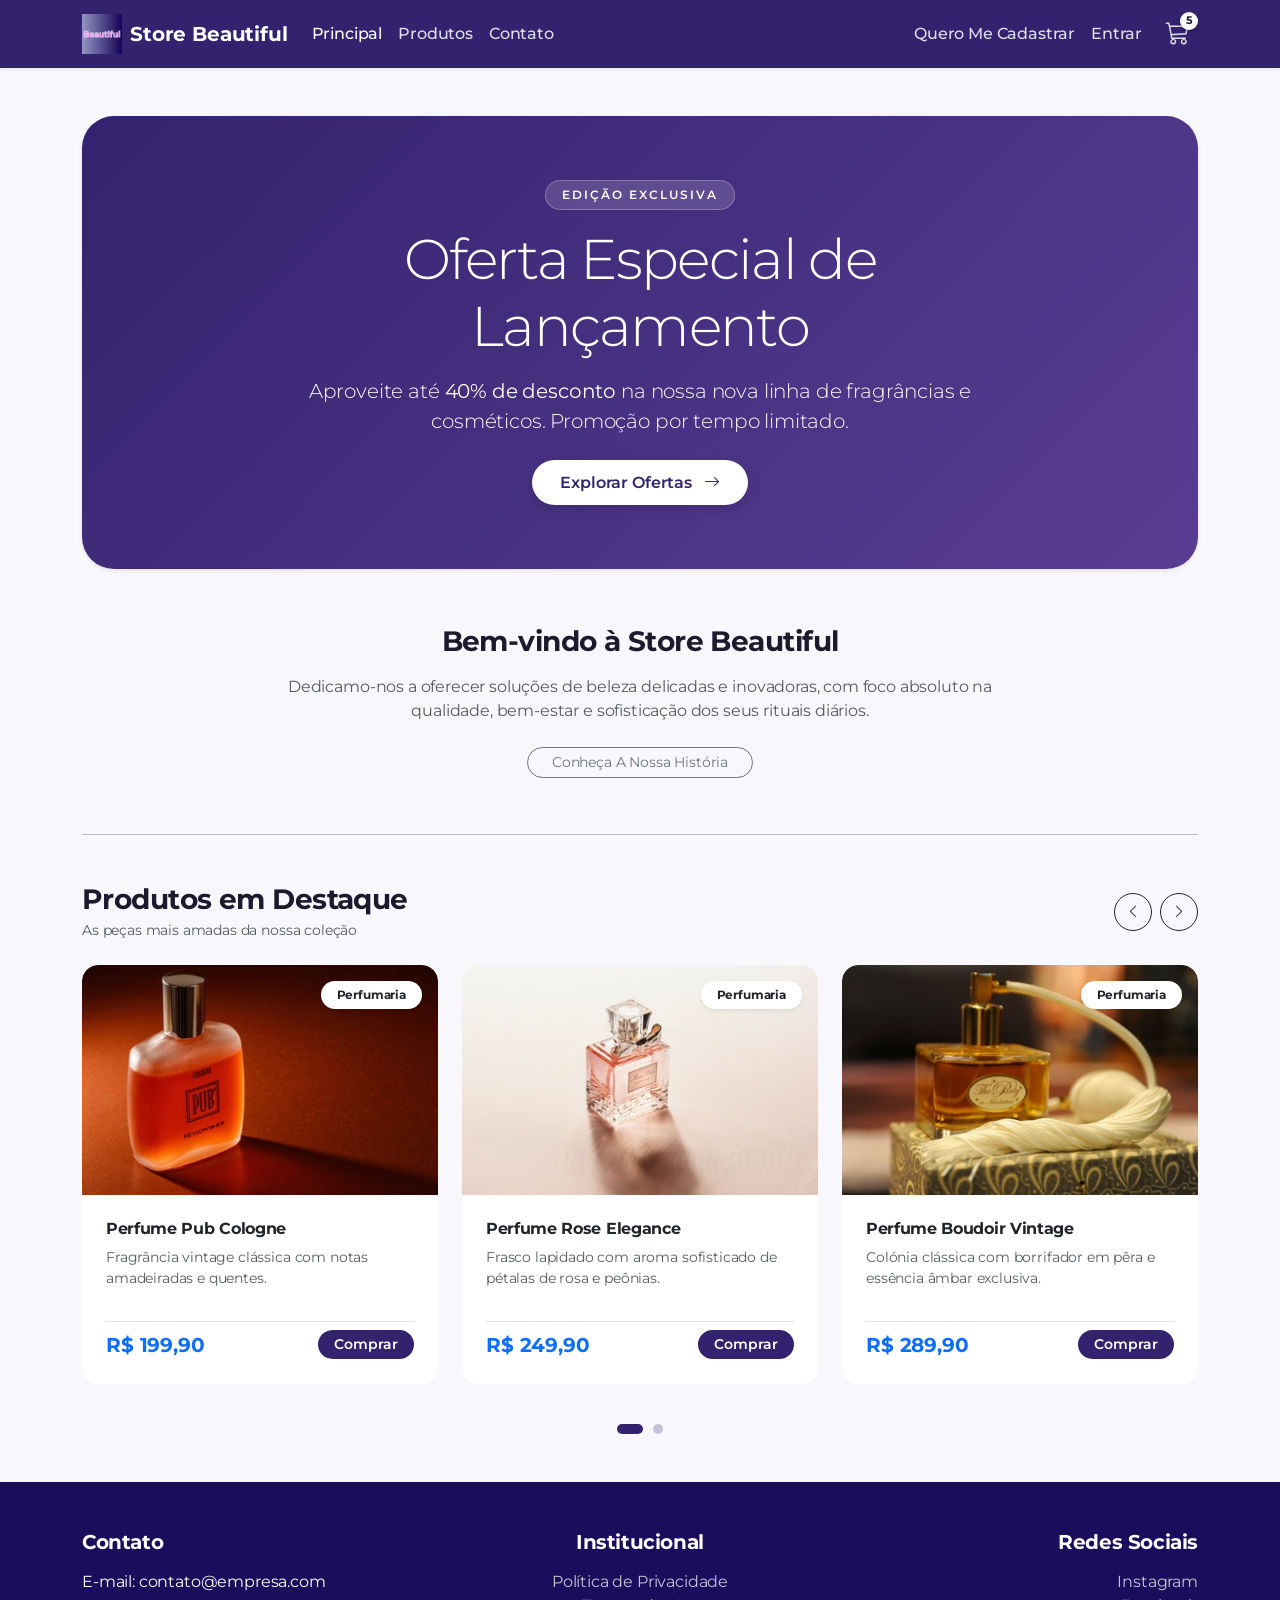
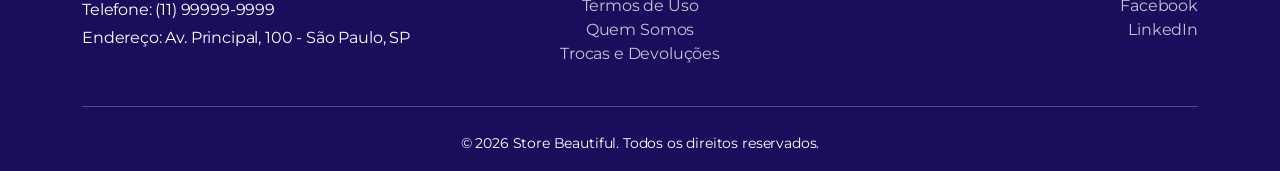
<file: index.html>
<!DOCTYPE html>
<html lang="pt-BR">

<head>
    <meta charset="UTF-8">
    <meta name="viewport" content="width=device-width, initial-scale=1.0">
    <title>Store Beautiful - Início</title>
    <link rel="icon" type="image/x-icon" href="./assets/images/favicon/favicon.ico">
    <!-- Bootstrap 5 CSS -->
    <link href="https://cdn.jsdelivr.net/npm/bootstrap@5.3.3/dist/css/bootstrap.min.css" rel="stylesheet">
    <!-- Bootstrap Icons -->
    <link rel="stylesheet" href="https://cdn.jsdelivr.net/npm/bootstrap-icons@1.11.3/font/bootstrap-icons.min.css">
    <!-- CSS de Cores, Tipografia e Estilos Customizados -->
    <link rel="stylesheet" href="assets/css/style.css">
</head>

<body>

    <!-- Navbar Bootstrap -->
    <nav class="navbar navbar-expand-lg navbar-dark navbar-custom sticky-top shadow-sm">
        <div class="container">
            <!-- Logótipo e Nome da Loja -->
            <a class="navbar-brand d-flex align-items-center" href="index.html">
                <img src="./assets/images/favicon/web-app-manifest-192x192.png" alt="Logótipo da Empresa" height="40"
                    class="me-2">
                <span class="fw-bold text-white">Store Beautiful</span>
            </a>

            <!-- Botão Menu Mobile -->
            <button class="navbar-toggler" type="button" data-bs-toggle="collapse" data-bs-target="#navbarMain"
                aria-controls="navbarMain" aria-expanded="false" aria-label="Alternar navegação">
                <span class="navbar-toggler-icon"></span>
            </button>

            <div class="collapse navbar-collapse" id="navbarMain">
                <!-- Menu do Lado Esquerdo (com a guia Produtos) -->
                <ul class="navbar-nav me-auto mb-2 mb-lg-0">
                    <li class="nav-item">
                        <a class="nav-link active" href="index.html">Principal</a>
                    </li>
                    <li class="nav-item">
                        <a class="nav-link" href="produtos.html">Produtos</a>
                    </li>
                    <li class="nav-item">
                        <a class="nav-link" href="contato.html">Contato</a>
                    </li>
                </ul>

                <!-- Menu do Lado Direito -->
                <ul class="navbar-nav ms-auto mb-2 mb-lg-0 align-items-lg-center">
                    <li class="nav-item">
                        <a class="nav-link" href="#">Quero Me Cadastrar</a>
                    </li>
                    <li class="nav-item">
                        <a class="nav-link" href="#">Entrar</a>
                    </li>
                    <!-- Ícone do Carrinho com Badge perfeitamente colada -->
                    <li class="nav-item ms-lg-2">
                        <a class="nav-link d-inline-flex align-items-center" href="#" aria-label="Carrinho de Compras">
                            <div class="cart-icon-wrapper">
                                <i class="bi bi-cart3 fs-4"></i>
                                <span class="cart-badge">5</span>
                            </div>
                        </a>
                    </li>
                </ul>
            </div>
        </div>
    </nav>

    <!-- Conteúdo Principal - Página Inicial -->
    <main class="container my-5">

        <!-- Banner de Apresentação / Hero Elegante -->
        <section class="hero-section text-center p-5 rounded-5 shadow-sm mb-5 position-relative overflow-hidden">
            <div class="row justify-content-center py-3">
                <div class="col-lg-9">
                    <span class="badge rounded-pill hero-badge px-3 py-2 text-uppercase mb-3 fw-semibold">
                        Edição Exclusiva
                    </span>
                    <h1 class="display-4 mb-3">
                        Oferta Especial de Lançamento
                    </h1>
                    <p class="lead mb-4 opacity-90 fw-light">
                        Aproveite até <strong>40% de desconto</strong> na nossa nova linha de fragrâncias e cosméticos.
                        Promoção por tempo limitado.
                    </p>
                    <a href="produtos.html" class="btn btn-hero-offer rounded-pill fs-6">
                        Explorar Ofertas <i class="bi bi-arrow-right ms-2"></i>
                    </a>
                </div>
            </div>
        </section>

        <!-- Mensagem de Boas-Vindas Revisitada -->
        <section class="text-center my-5 py-2">
            <div class="row justify-content-center">
                <div class="col-md-8">
                    <h2 class="h3 fw-bold mb-3">
                        Bem-vindo à Store Beautiful
                    </h2>
                    <p class="text-muted leading-relaxed mb-4">
                        Dedicamo-nos a oferecer soluções de beleza delicadas e inovadoras, com foco absoluto na
                        qualidade, bem-estar e sofisticação dos seus rituais diários.
                    </p>
                    <a href="sobre.html" class="btn btn-outline-secondary btn-sm rounded-pill px-4">
                        Conheça A Nossa História
                    </a>
                </div>
            </div>
        </section>

        <hr class="my-5 opacity-10">

        <!-- Produtos em Destaque (Carrossel Dinâmico) -->
        <section class="my-5 position-relative">
            <div class="d-flex justify-content-between align-items-center mb-4">
                <div>
                    <h2 class="h3 fw-bold mb-1">Produtos em Destaque</h2>
                    <p class="text-muted small mb-0">As peças mais amadas da nossa coleção</p>
                </div>

                <!-- Controlo Manual do Carrossel (Botões Superiores) -->
                <div class="d-flex gap-2">
                    <button
                        class="btn btn-outline-dark btn-sm rounded-circle d-flex align-items-center justify-content-center"
                        type="button" data-bs-target="#carouselDestaques" data-bs-slide="prev"
                        style="width: 38px; height: 38px;" aria-label="Anterior">
                        <i class="bi bi-chevron-left"></i>
                    </button>
                    <button
                        class="btn btn-outline-dark btn-sm rounded-circle d-flex align-items-center justify-content-center"
                        type="button" data-bs-target="#carouselDestaques" data-bs-slide="next"
                        style="width: 38px; height: 38px;" aria-label="Próximo">
                        <i class="bi bi-chevron-right"></i>
                    </button>
                </div>
            </div>

            <!-- Carrossel Bootstrap -->
            <div id="carouselDestaques" class="carousel slide" data-bs-ride="carousel" data-bs-interval="5000">
                <div class="carousel-inner pb-4">

                    <!-- SLIDE 1 (3 Produtos) -->
                    <div class="carousel-item active">
                        <div class="row row-cols-1 row-cols-md-3 g-4">

                            <div class="col">
                                <div class="card h-100 border-0 card-product hover-lift">
                                    <div class="position-relative overflow-hidden rounded-top-4">
                                        <img src="./assets/images/produtos/produto1.jpg"
                                            class="card-img-top object-fit-cover" alt="Perfume Pub Cologne"
                                            style="height: 230px;">
                                        <span
                                            class="badge bg-white text-dark position-absolute top-0 end-0 m-3 shadow-sm rounded-pill px-3 py-2 small">Perfumaria</span>
                                    </div>
                                    <div class="card-body d-flex flex-column p-4">
                                        <h3 class="card-title h6 fw-bold mb-2">Perfume Pub Cologne</h3>
                                        <p class="card-text text-muted small flex-grow-1">Fragrância vintage clássica
                                            com notas amadeiradas e quentes.</p>
                                        <div
                                            class="d-flex align-items-center justify-content-between mt-3 pt-2 border-top">
                                            <span class="fw-bold fs-5 text-primary">R$ 199,90</span>
                                            <button
                                                class="btn btn-brand-primary btn-sm rounded-pill px-3">Comprar</button>
                                        </div>
                                    </div>
                                </div>
                            </div>

                            <div class="col">
                                <div class="card h-100 border-0 card-product hover-lift">
                                    <div class="position-relative overflow-hidden rounded-top-4">
                                        <img src="./assets/images/produtos/produto3.jpg"
                                            class="card-img-top object-fit-cover" alt="Perfume Rose Elegance"
                                            style="height: 230px;">
                                        <span
                                            class="badge bg-white text-dark position-absolute top-0 end-0 m-3 shadow-sm rounded-pill px-3 py-2 small">Perfumaria</span>
                                    </div>
                                    <div class="card-body d-flex flex-column p-4">
                                        <h3 class="card-title h6 fw-bold mb-2">Perfume Rose Elegance</h3>
                                        <p class="card-text text-muted small flex-grow-1">Frasco lapidado com aroma
                                            sofisticado de pétalas de rosa e peônias.</p>
                                        <div
                                            class="d-flex align-items-center justify-content-between mt-3 pt-2 border-top">
                                            <span class="fw-bold fs-5 text-primary">R$ 249,90</span>
                                            <button
                                                class="btn btn-brand-primary btn-sm rounded-pill px-3">Comprar</button>
                                        </div>
                                    </div>
                                </div>
                            </div>

                            <div class="col">
                                <div class="card h-100 border-0 card-product hover-lift">
                                    <div class="position-relative overflow-hidden rounded-top-4">
                                        <img src="./assets/images/produtos/produto4.jpg"
                                            class="card-img-top object-fit-cover" alt="Perfume Boudoir Vintage"
                                            style="height: 230px;">
                                        <span
                                            class="badge bg-white text-dark position-absolute top-0 end-0 m-3 shadow-sm rounded-pill px-3 py-2 small">Perfumaria</span>
                                    </div>
                                    <div class="card-body d-flex flex-column p-4">
                                        <h3 class="card-title h6 fw-bold mb-2">Perfume Boudoir Vintage</h3>
                                        <p class="card-text text-muted small flex-grow-1">Colónia clássica com
                                            borrifador em pêra e essência âmbar exclusiva.</p>
                                        <div
                                            class="d-flex align-items-center justify-content-between mt-3 pt-2 border-top">
                                            <span class="fw-bold fs-5 text-primary">R$ 289,90</span>
                                            <button
                                                class="btn btn-brand-primary btn-sm rounded-pill px-3">Comprar</button>
                                        </div>
                                    </div>
                                </div>
                            </div>

                        </div>
                    </div>

                    <!-- SLIDE 2 (Mais 3 Produtos) -->
                    <div class="carousel-item">
                        <div class="row row-cols-1 row-cols-md-3 g-4">

                            <div class="col">
                                <div class="card h-100 border-0 card-product hover-lift">
                                    <div class="position-relative overflow-hidden rounded-top-4">
                                        <img src="./assets/images/produtos/produto2.jpg"
                                            class="card-img-top object-fit-cover" alt="Kit Pincéis & Pó Sun"
                                            style="height: 230px;">
                                        <span
                                            class="badge bg-white text-dark position-absolute top-0 end-0 m-3 shadow-sm rounded-pill px-3 py-2 small">Acessórios</span>
                                    </div>
                                    <div class="card-body d-flex flex-column p-4">
                                        <h3 class="card-title h6 fw-bold mb-2">Kit Pincéis & Pó Sun</h3>
                                        <p class="card-text text-muted small flex-grow-1">Conjunto de pincéis kabuki e
                                            pó iluminador com acabamento radiante.</p>
                                        <div
                                            class="d-flex align-items-center justify-content-between mt-3 pt-2 border-top">
                                            <span class="fw-bold fs-5 text-primary">R$ 89,90</span>
                                            <button
                                                class="btn btn-brand-primary btn-sm rounded-pill px-3">Comprar</button>
                                        </div>
                                    </div>
                                </div>
                            </div>

                            <div class="col">
                                <div class="card h-100 border-0 card-product hover-lift">
                                    <div class="position-relative overflow-hidden rounded-top-4">
                                        <img src="./assets/images/produtos/produto5.jpg"
                                            class="card-img-top object-fit-cover" alt="Creme Facial Velvet"
                                            style="height: 230px;">
                                        <span
                                            class="badge bg-white text-dark position-absolute top-0 end-0 m-3 shadow-sm rounded-pill px-3 py-2 small">Skincare</span>
                                    </div>
                                    <div class="card-body d-flex flex-column p-4">
                                        <h3 class="card-title h6 fw-bold mb-2">Creme Facial Velvet</h3>
                                        <p class="card-text text-muted small flex-grow-1">Fórmula ultra-nutritiva em
                                            pote para hidratação e firmeza prolongada.</p>
                                        <div
                                            class="d-flex align-items-center justify-content-between mt-3 pt-2 border-top">
                                            <span class="fw-bold fs-5 text-primary">R$ 119,90</span>
                                            <button
                                                class="btn btn-brand-primary btn-sm rounded-pill px-3">Comprar</button>
                                        </div>
                                    </div>
                                </div>
                            </div>

                            <div class="col">
                                <div class="card h-100 border-0 card-product hover-lift">
                                    <div class="position-relative overflow-hidden rounded-top-4">
                                        <img src="./assets/images/produtos/produto6.jpg"
                                            class="card-img-top object-fit-cover" alt="Kit Camarim Red"
                                            style="height: 230px;">
                                        <span
                                            class="badge bg-white text-dark position-absolute top-0 end-0 m-3 shadow-sm rounded-pill px-3 py-2 small">Maquiagem</span>
                                    </div>
                                    <div class="card-body d-flex flex-column p-4">
                                        <h3 class="card-title h6 fw-bold mb-2">Kit Camarim Red</h3>
                                        <p class="card-text text-muted small flex-grow-1">Batom vermelho intenso, pó
                                            facial com pincel e espelho de bancada.</p>
                                        <div
                                            class="d-flex align-items-center justify-content-between mt-3 pt-2 border-top">
                                            <span class="fw-bold fs-5 text-primary">R$ 149,90</span>
                                            <button
                                                class="btn btn-brand-primary btn-sm rounded-pill px-3">Comprar</button>
                                        </div>
                                    </div>
                                </div>
                            </div>

                        </div>
                    </div>

                </div>

                <!-- Indicadores Inferiores -->
                <div class="carousel-indicators position-relative mt-3 mb-0">
                    <button type="button" data-bs-target="#carouselDestaques" data-bs-slide-to="0" class="active"
                        aria-current="true" aria-label="Slide 1"></button>
                    <button type="button" data-bs-target="#carouselDestaques" data-bs-slide-to="1"
                        aria-label="Slide 2"></button>
                </div>
            </div>
        </section>

    </main>

    <!-- Footer Bootstrap -->
    <footer class="footer-brand pt-5 pb-3">
        <div class="container">
            <div class="row g-4">
                <!-- Coluna 1: Contato -->
                <div class="col-md-4">
                    <h5 class="fw-bold mb-3">Contato</h5>
                    <p class="mb-1">E-mail: contato@empresa.com</p>
                    <p class="mb-1">Telefone: (11) 99999-9999</p>
                    <p class="mb-0">Endereço: Av. Principal, 100 - São Paulo, SP</p>
                </div>

                <!-- Coluna 2: Links Institucionais -->
                <div class="col-md-4 text-md-center">
                    <h5 class="fw-bold mb-3">Institucional</h5>
                    <ul class="list-unstyled">
                        <li><a href="politica_privacidade.html">Política de Privacidade</a></li>
                        <li><a href="termos_uso.html">Termos de Uso</a></li>
                        <li><a href="sobrenos.html">Quem Somos</a></li>
                        <li><a href="trocas_devolucoes.html">Trocas e Devoluções</a></li>
                    </ul>
                </div>

                <!-- Coluna 3: Redes Sociais -->
                <div class="col-md-4 text-md-end">
                    <h5 class="fw-bold mb-3">Redes Sociais</h5>
                    <ul class="list-unstyled">
                        <li><a href="#">Instagram</a></li>
                        <li><a href="#">Facebook</a></li>
                        <li><a href="https://linkedin.com/in/jonatas-ferreira-011aa526" target="_blank"
                                rel="noopener">LinkedIn</a></li>
                    </ul>
                </div>
            </div>
            <hr class="my-4 border-light opacity-25">
            <div class="text-center">
                <small>&copy; 2026 Store Beautiful. Todos os direitos reservados.</small>
            </div>
        </div>
    </footer>

    <!-- Bootstrap 5 JS Bundle -->
    <script src="https://cdn.jsdelivr.net/npm/bootstrap@5.3.3/dist/js/bootstrap.bundle.min.js"></script>
</body>

</html>
</file>
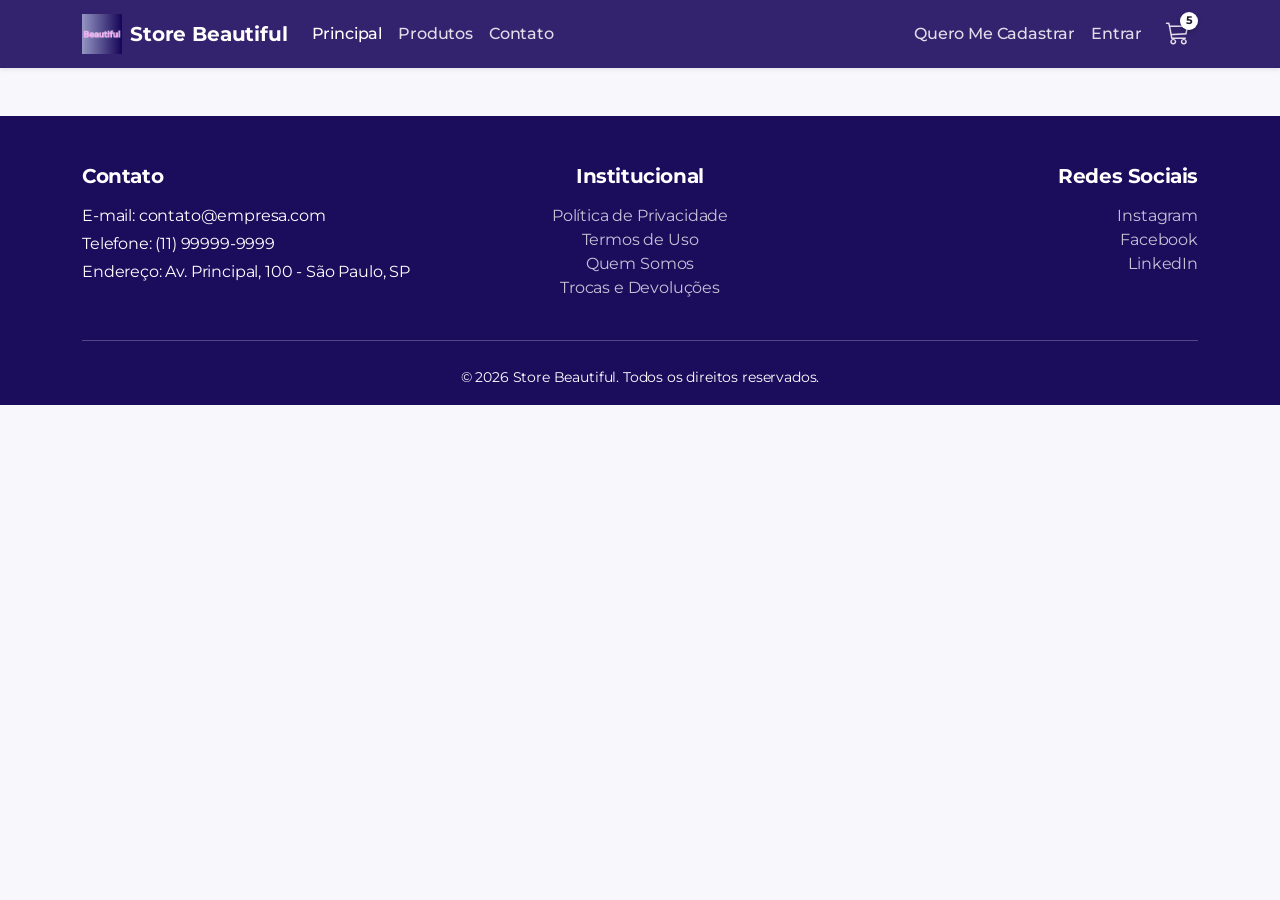
<file: base.html>
<!DOCTYPE html>
<html lang="pt-BR">

<head>
    <meta charset="UTF-8">
    <meta name="viewport" content="width=device-width, initial-scale=1.0">
    <title>Store Beautiful - Início</title>
    <link rel="icon" type="image/x-icon" href="./assets/images/favicon/favicon.ico">
    <!-- Bootstrap 5 CSS -->
    <link href="https://cdn.jsdelivr.net/npm/bootstrap@5.3.3/dist/css/bootstrap.min.css" rel="stylesheet">
    <!-- Bootstrap Icons -->
    <link rel="stylesheet" href="https://cdn.jsdelivr.net/npm/bootstrap-icons@1.11.3/font/bootstrap-icons.min.css">
    <!-- CSS de Cores, Tipografia e Estilos Customizados -->
    <link rel="stylesheet" href="assets/css/style.css">
</head>

<body>

    <!-- Navbar Bootstrap -->
    <nav class="navbar navbar-expand-lg navbar-dark navbar-custom sticky-top shadow-sm">
        <div class="container">
            <!-- Logótipo e Nome da Loja -->
            <a class="navbar-brand d-flex align-items-center" href="index.html">
                <img src="./assets/images/favicon/web-app-manifest-192x192.png" alt="Logótipo da Empresa" height="40"
                    class="me-2">
                <span class="fw-bold text-white">Store Beautiful</span>
            </a>

            <!-- Botão Menu Mobile -->
            <button class="navbar-toggler" type="button" data-bs-toggle="collapse" data-bs-target="#navbarMain"
                aria-controls="navbarMain" aria-expanded="false" aria-label="Alternar navegação">
                <span class="navbar-toggler-icon"></span>
            </button>

            <div class="collapse navbar-collapse" id="navbarMain">
                <!-- Menu do Lado Esquerdo (com a guia Produtos) -->
                <ul class="navbar-nav me-auto mb-2 mb-lg-0">
                    <li class="nav-item">
                        <a class="nav-link active" href="index.html">Principal</a>
                    </li>
                    <li class="nav-item">
                        <a class="nav-link" href="produtos.html">Produtos</a>
                    </li>
                    <li class="nav-item">
                        <a class="nav-link" href="contato.html">Contato</a>
                    </li>
                </ul>

                <!-- Menu do Lado Direito -->
                <ul class="navbar-nav ms-auto mb-2 mb-lg-0 align-items-lg-center">
                    <li class="nav-item">
                        <a class="nav-link" href="#">Quero Me Cadastrar</a>
                    </li>
                    <li class="nav-item">
                        <a class="nav-link" href="#">Entrar</a>
                    </li>
                    <!-- Ícone do Carrinho com Badge perfeitamente colada -->
                    <li class="nav-item ms-lg-2">
                        <a class="nav-link d-inline-flex align-items-center" href="#" aria-label="Carrinho de Compras">
                            <div class="cart-icon-wrapper">
                                <i class="bi bi-cart3 fs-4"></i>
                                <span class="cart-badge">5</span>
                            </div>
                        </a>
                    </li>
                </ul>
            </div>
        </div>
    </nav>

    <!-- Conteúdo Principal -->
    <main class="container my-5">
        <!-- Cole aqui o conteúdo específico de cada página -->
    </main>

    <!-- Footer Bootstrap -->
    <footer class="footer-brand pt-5 pb-3">
        <div class="container">
            <div class="row g-4">
                <!-- Coluna 1: Contato -->
                <div class="col-md-4">
                    <h5 class="fw-bold mb-3">Contato</h5>
                    <p class="mb-1">E-mail: contato@empresa.com</p>
                    <p class="mb-1">Telefone: (11) 99999-9999</p>
                    <p class="mb-0">Endereço: Av. Principal, 100 - São Paulo, SP</p>
                </div>

                <!-- Coluna 2: Links Institucionais -->
                <div class="col-md-4 text-md-center">
                    <h5 class="fw-bold mb-3">Institucional</h5>
                    <ul class="list-unstyled">
                        <li><a href="politica_privacidade.html">Política de Privacidade</a></li>
                        <li><a href="termos_uso.html">Termos de Uso</a></li>
                        <li><a href="sobrenos.html">Quem Somos</a></li>
                        <li><a href="trocas_devolucoes.html">Trocas e Devoluções</a></li>
                    </ul>
                </div>

                <!-- Coluna 3: Redes Sociais -->
                <div class="col-md-4 text-md-end">
                    <h5 class="fw-bold mb-3">Redes Sociais</h5>
                    <ul class="list-unstyled">
                        <li><a href="#">Instagram</a></li>
                        <li><a href="#">Facebook</a></li>
                        <li><a href="https://linkedin.com/in/jonatas-ferreira-011aa526" target="_blank"
                                rel="noopener">LinkedIn</a></li>
                    </ul>
                </div>
            </div>
            <hr class="my-4 border-light opacity-25">
            <div class="text-center">
                <small>&copy; 2026 Store Beautiful. Todos os direitos reservados.</small>
            </div>
        </div>
    </footer>
    <!-- Bootstrap 5 JS Bundle -->
    <script src="https://cdn.jsdelivr.net/npm/bootstrap@5.3.3/dist/js/bootstrap.bundle.min.js"></script>
</body>

</html>
</file>
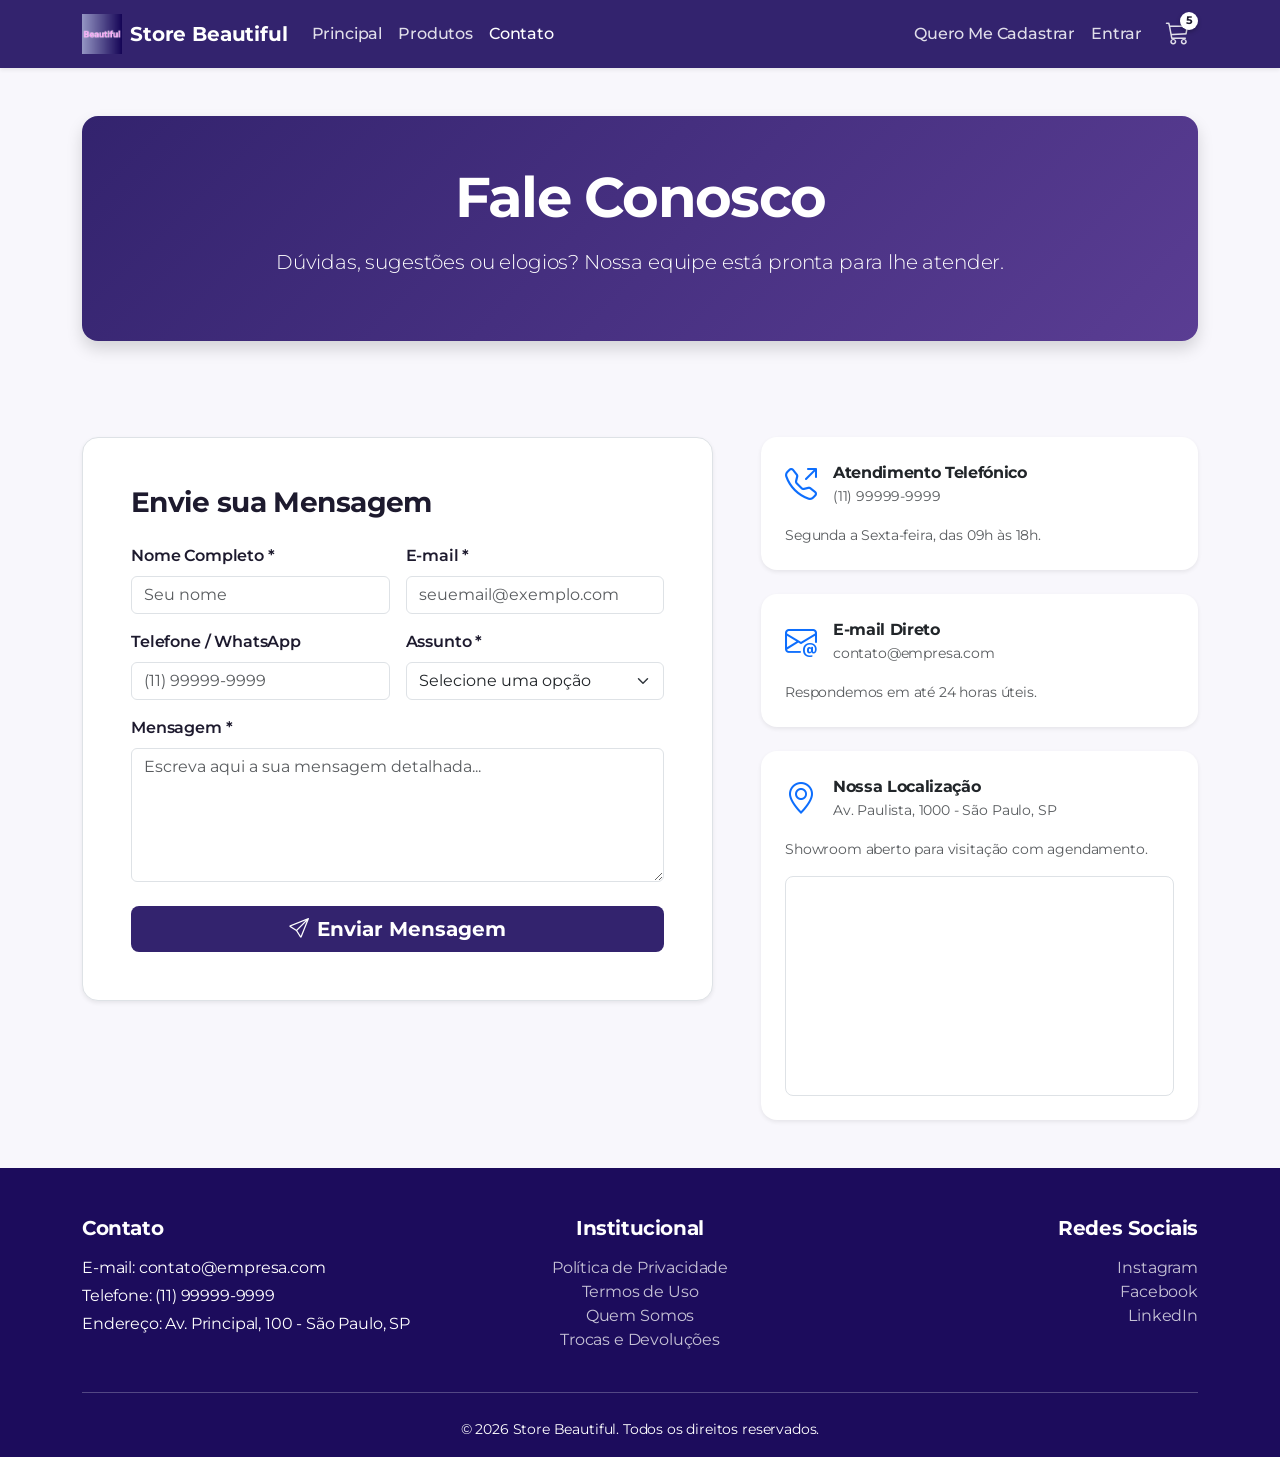
<file: contato.html>
<!DOCTYPE html>
<html lang="pt-BR">

<head>
    <meta charset="UTF-8">
    <meta name="viewport" content="width=device-width, initial-scale=1.0">
    <title>Store Beautiful - Início</title>
    <link rel="icon" type="image/x-icon" href="./assets/images/favicon/favicon.ico">
    <!-- Bootstrap 5 CSS -->
    <link href="https://cdn.jsdelivr.net/npm/bootstrap@5.3.3/dist/css/bootstrap.min.css" rel="stylesheet">
    <!-- Bootstrap Icons -->
    <link rel="stylesheet" href="https://cdn.jsdelivr.net/npm/bootstrap-icons@1.11.3/font/bootstrap-icons.min.css">
    <!-- CSS de Cores, Tipografia e Estilos Customizados -->
    <link rel="stylesheet" href="assets/css/style.css">
</head>

<body>

    <!-- Navbar Bootstrap -->
    <nav class="navbar navbar-expand-lg navbar-dark navbar-custom sticky-top shadow-sm">
        <div class="container">
            <!-- Logótipo e Nome da Loja -->
            <a class="navbar-brand d-flex align-items-center" href="index.html">
                <img src="./assets/images/favicon/web-app-manifest-192x192.png" alt="Logótipo da Empresa" height="40"
                    class="me-2">
                <span class="fw-bold text-white">Store Beautiful</span>
            </a>

            <!-- Botão Menu Mobile -->
            <button class="navbar-toggler" type="button" data-bs-toggle="collapse" data-bs-target="#navbarMain"
                aria-controls="navbarMain" aria-expanded="false" aria-label="Alternar navegação">
                <span class="navbar-toggler-icon"></span>
            </button>

            <div class="collapse navbar-collapse" id="navbarMain">
                <!-- Menu do Lado Esquerdo (com a guia Produtos) -->
                <ul class="navbar-nav me-auto mb-2 mb-lg-0">
                    <li class="nav-item">
                        <a class="nav-link" href="index.html">Principal</a>
                    </li>
                    <li class="nav-item">
                        <a class="nav-link" href="produtos.html">Produtos</a>
                    </li>
                    <li class="nav-item">
                        <a class="nav-link active" href="contato.html">Contato</a>
                    </li>
                </ul>

                <!-- Menu do Lado Direito -->
                <ul class="navbar-nav ms-auto mb-2 mb-lg-0 align-items-lg-center">
                    <li class="nav-item">
                        <a class="nav-link" href="#">Quero Me Cadastrar</a>
                    </li>
                    <li class="nav-item">
                        <a class="nav-link" href="#">Entrar</a>
                    </li>
                    <!-- Ícone do Carrinho com Badge perfeitamente colada -->
                    <li class="nav-item ms-lg-2">
                        <a class="nav-link d-inline-flex align-items-center" href="#" aria-label="Carrinho de Compras">
                            <div class="cart-icon-wrapper">
                                <i class="bi bi-cart3 fs-4"></i>
                                <span class="cart-badge">5</span>
                            </div>
                        </a>
                    </li>
                </ul>
            </div>
        </div>
    </nav>

    <!-- Conteúdo Principal - Contato com Localização -->
    <main class="container my-5">

        <!-- Banner de Apresentação / Hero -->
        <section class="hero-section text-center p-5 rounded-4 shadow mb-5">
            <h1 class="display-4 fw-bold">Fale Conosco</h1>
            <p class="lead my-3 fs-5">
                Dúvidas, sugestões ou elogios? Nossa equipe está pronta para lhe atender.
            </p>
        </section>

        <section class="row g-5 my-3">
            <!-- Formulário de Contato -->
            <div class="col-lg-7">
                <div class="bg-white p-4 p-md-5 rounded-4 shadow-sm border">
                    <h2 class="h3 fw-bold mb-4">Envie sua Mensagem</h2>

                    <form action="feedback.html" method="GET">
                        <div class="row g-3">
                            <div class="col-md-6">
                                <label for="nome" class="form-label fw-semibold">Nome Completo *</label>
                                <input type="text" class="form-control" id="nome" name="nome" placeholder="Seu nome"
                                    required>
                            </div>
                            <div class="col-md-6">
                                <label for="email" class="form-label fw-semibold">E-mail *</label>
                                <input type="email" class="form-control" id="email" name="email"
                                    placeholder="seuemail@exemplo.com" required>
                            </div>
                            <div class="col-md-6">
                                <label for="telefone" class="form-label fw-semibold">Telefone / WhatsApp</label>
                                <input type="tel" class="form-control" id="telefone" name="telefone"
                                    placeholder="(11) 99999-9999">
                            </div>
                            <div class="col-md-6">
                                <label for="assunto" class="form-label fw-semibold">Assunto *</label>
                                <select class="form-select" id="assunto" name="assunto" required>
                                    <option value="" selected disabled>Selecione uma opção</option>
                                    <option value="duvidas">Dúvidas sobre Produtos</option>
                                    <option value="pedidos">Status do Pedido</option>
                                    <option value="trocas">Trocas e Devoluções</option>
                                    <option value="parcerias">Parcerias</option>
                                    <option value="outro">Outro Assunto</option>
                                </select>
                            </div>
                            <div class="col-12">
                                <label for="mensagem" class="form-label fw-semibold">Mensagem *</label>
                                <textarea class="form-control" id="mensagem" name="mensagem" rows="5"
                                    placeholder="Escreva aqui a sua mensagem detalhada..." required></textarea>
                            </div>
                            <div class="col-12 mt-4">
                                <button type="submit" class="btn btn-brand-primary btn-lg w-100 fw-bold">
                                    <i class="bi bi-send me-2"></i>Enviar Mensagem
                                </button>
                            </div>
                        </div>
                    </form>
                </div>
            </div>

            <!-- Cartões de Informações e Mapa do Google -->
            <div class="col-lg-5">
                <div class="d-flex flex-column gap-4">

                    <div class="card border-0 shadow-sm p-4 rounded-4">
                        <div class="d-flex align-items-center mb-3">
                            <div class="fs-2 text-primary me-3">
                                <i class="bi bi-telephone-outbound"></i>
                            </div>
                            <div>
                                <h3 class="h6 fw-bold mb-1">Atendimento Telefónico</h3>
                                <p class="text-muted small mb-0">(11) 99999-9999</p>
                            </div>
                        </div>
                        <p class="text-muted small mb-0">Segunda a Sexta-feira, das 09h às 18h.</p>
                    </div>

                    <div class="card border-0 shadow-sm p-4 rounded-4">
                        <div class="d-flex align-items-center mb-3">
                            <div class="fs-2 text-primary me-3">
                                <i class="bi bi-envelope-at"></i>
                            </div>
                            <div>
                                <h3 class="h6 fw-bold mb-1">E-mail Direto</h3>
                                <p class="text-muted small mb-0">contato@empresa.com</p>
                            </div>
                        </div>
                        <p class="text-muted small mb-0">Respondemos em até 24 horas úteis.</p>
                    </div>

                    <!-- Cartão de Endereço com Google Maps -->
                    <div class="card border-0 shadow-sm p-4 rounded-4">
                        <div class="d-flex align-items-center mb-3">
                            <div class="fs-2 text-primary me-3">
                                <i class="bi bi-geo-alt"></i>
                            </div>
                            <div>
                                <h3 class="h6 fw-bold mb-1">Nossa Localização</h3>
                                <p class="text-muted small mb-0">Av. Paulista, 1000 - São Paulo, SP</p>
                            </div>
                        </div>
                        <p class="text-muted small mb-3">Showroom aberto para visitação com agendamento.</p>

                        <!-- Embed Responsivo do Google Maps -->
                        <div class="ratio ratio-16x9 rounded-3 overflow-hidden border">
                            <iframe
                                src="https://www.google.com/maps/embed?pb=!1m18!1m12!1m3!1d3657.09761892305!2d-46.65428262376176!3d-23.56312436187232!2m3!1f0!2f0!3f0!2m3!1i1024!2i768!4f13.1!3m3!1m2!1s0x94ce59c8da0aa315%3A0xd59f9431f2d97102!2sAv.%20Paulista%2C%201000%20-%20Bela%20Vista%2C%20S%C3%A3o%20Paulo%20-%20SP!5e0!3m2!1spt-BR!2sbr!4v1710000000000!5m2!1spt-BR!2sbr"
                                style="border:0;" allowfullscreen="" loading="lazy"
                                referrerpolicy="no-referrer-when-downgrade">
                            </iframe>
                        </div>
                    </div>

                </div>
            </div>
        </section>

    </main>

    <!-- Footer Bootstrap -->
    <footer class="footer-brand pt-5 pb-3">
        <div class="container">
            <div class="row g-4">
                <!-- Coluna 1: Contato -->
                <div class="col-md-4">
                    <h5 class="fw-bold mb-3">Contato</h5>
                    <p class="mb-1">E-mail: contato@empresa.com</p>
                    <p class="mb-1">Telefone: (11) 99999-9999</p>
                    <p class="mb-0">Endereço: Av. Principal, 100 - São Paulo, SP</p>
                </div>

                <!-- Coluna 2: Links Institucionais -->
                <div class="col-md-4 text-md-center">
                    <h5 class="fw-bold mb-3">Institucional</h5>
                    <ul class="list-unstyled">
                        <li><a href="politica_privacidade.html">Política de Privacidade</a></li>
                        <li><a href="termos_uso.html">Termos de Uso</a></li>
                        <li><a href="sobrenos.html">Quem Somos</a></li>
                        <li><a href="trocas_devolucoes.html">Trocas e Devoluções</a></li>
                    </ul>
                </div>

                <!-- Coluna 3: Redes Sociais -->
                <div class="col-md-4 text-md-end">
                    <h5 class="fw-bold mb-3">Redes Sociais</h5>
                    <ul class="list-unstyled">
                        <li><a href="#">Instagram</a></li>
                        <li><a href="#">Facebook</a></li>
                        <li><a href="https://linkedin.com/in/jonatas-ferreira-011aa526" target="_blank"
                                rel="noopener">LinkedIn</a></li>
                    </ul>
                </div>
            </div>
            <hr class="my-4 border-light opacity-25">
            <div class="text-center">
                <small>&copy; 2026 Store Beautiful. Todos os direitos reservados.</small>
            </div>
        </div>
    </footer>
    <!-- Bootstrap 5 JS Bundle -->
    <script src="https://cdn.jsdelivr.net/npm/bootstrap@5.3.3/dist/js/bootstrap.bundle.min.js"></script>
</body>

</html>
</file>
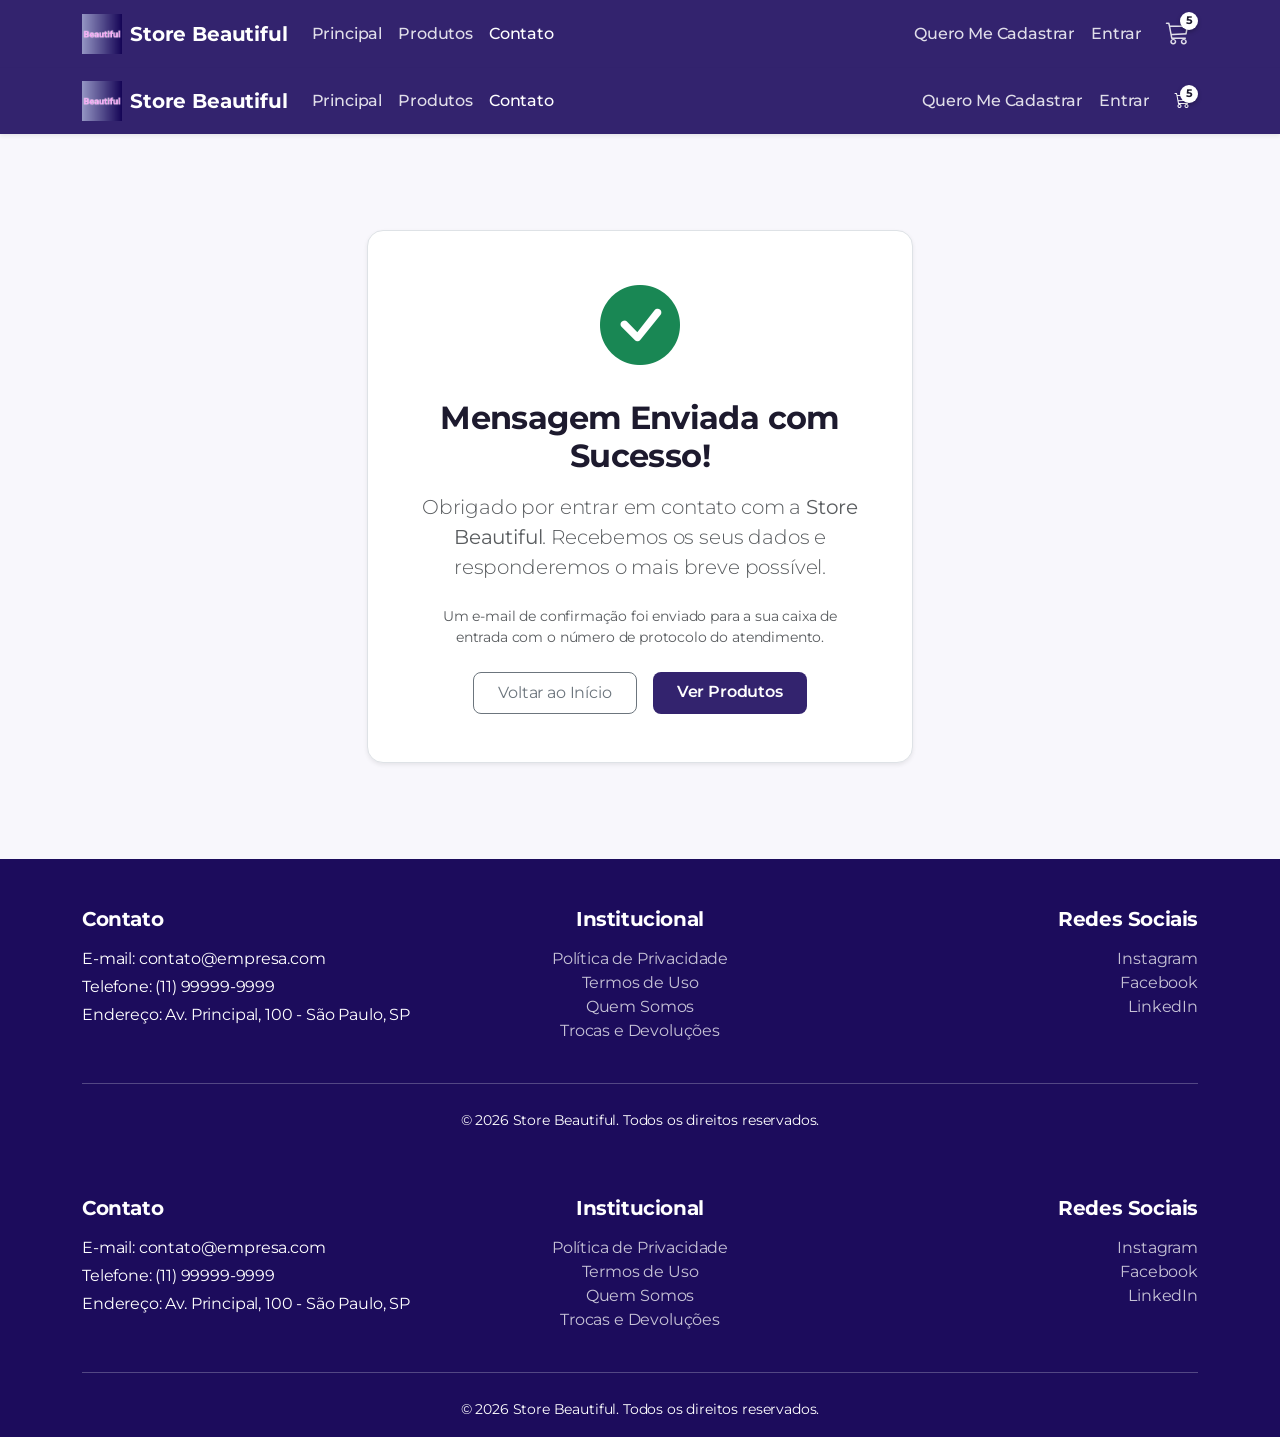
<file: feedback.html>
<!DOCTYPE html>
<html lang="pt-BR">

<head>
    <meta charset="UTF-8">
    <meta name="viewport" content="width=device-width, initial-scale=1.0">
    <title>Store Beautiful - Início</title>
    <link rel="icon" type="image/x-icon" href="./assets/images/favicon/favicon.ico">
    <!-- Bootstrap 5 CSS -->
    <link href="https://cdn.jsdelivr.net/npm/bootstrap@5.3.3/dist/css/bootstrap.min.css" rel="stylesheet">
    <!-- Bootstrap Icons -->
    <link rel="stylesheet" href="https://cdn.jsdelivr.net/npm/bootstrap-icons@1.11.3/font/bootstrap-icons.min.css">
    <!-- CSS de Cores, Tipografia e Estilos Customizados -->
    <link rel="stylesheet" href="assets/css/style.css">
</head>

<body>

    <!-- Navbar Bootstrap -->
    <nav class="navbar navbar-expand-lg navbar-dark navbar-custom sticky-top shadow-sm">
        <div class="container">
            <!-- Logótipo e Nome da Loja -->
            <a class="navbar-brand d-flex align-items-center" href="index.html">
                <img src="./assets/images/favicon/web-app-manifest-192x192.png" alt="Logótipo da Empresa" height="40"
                    class="me-2">
                <span class="fw-bold text-white">Store Beautiful</span>
            </a>

            <!-- Botão Menu Mobile -->
            <button class="navbar-toggler" type="button" data-bs-toggle="collapse" data-bs-target="#navbarMain"
                aria-controls="navbarMain" aria-expanded="false" aria-label="Alternar navegação">
                <span class="navbar-toggler-icon"></span>
            </button>

            <div class="collapse navbar-collapse" id="navbarMain">
                <!-- Menu do Lado Esquerdo (com a guia Produtos) -->
                <ul class="navbar-nav me-auto mb-2 mb-lg-0">
                    <li class="nav-item">
                        <a class="nav-link" href="index.html">Principal</a>
                    </li>
                    <li class="nav-item">
                        <a class="nav-link" href="produtos.html">Produtos</a>
                    </li>
                    <li class="nav-item">
                        <a class="nav-link active" href="contato.html">Contato</a>
                    </li>
                </ul>

                <!-- Menu do Lado Direito -->
                <ul class="navbar-nav ms-auto mb-2 mb-lg-0 align-items-lg-center">
                    <li class="nav-item">
                        <a class="nav-link" href="#">Quero Me Cadastrar</a>
                    </li>
                    <li class="nav-item">
                        <a class="nav-link" href="#">Entrar</a>
                    </li>
                    <!-- Ícone do Carrinho com Badge perfeitamente colada -->
                    <li class="nav-item ms-lg-2">
                        <a class="nav-link d-inline-flex align-items-center" href="#" aria-label="Carrinho de Compras">
                            <div class="cart-icon-wrapper">
                                <i class="bi bi-cart3 fs-4"></i>
                                <span class="cart-badge">5</span>
                            </div>
                        </a>
                    </li>
                </ul>
            </div>
        </div>
    </nav>
    <!DOCTYPE html>
    <html lang="pt-BR">

    <head>
        <meta charset="UTF-8">
        <meta name="viewport" content="width=device-width, initial-scale=1.0">
        <title>Store Beautiful - Mensagem Enviada</title>
        <link rel="icon" type="image/x-icon" href="./assets/images/favicon/favicon.ico">
        <!-- Bootstrap 5 CSS -->
        <link href="https://cdn.jsdelivr.net/npm/bootstrap@5.3.3/dist/css/bootstrap.min.css" rel="stylesheet">
        <!-- Bootstrap Icons -->
        <link rel="stylesheet" href="https://cdn.jsdelivr.net/npm/bootstrap-icons@1.11.3/font/bootstrap-icons.min.css">
        <!-- CSS Customizado -->
        <link rel="stylesheet" href="assets/css/style.css">
    </head>

    <body>

        <!-- Navbar Bootstrap -->
        <nav class="navbar navbar-expand-lg navbar-dark navbar-custom sticky-top shadow-sm">
            <div class="container">
                <a class="navbar-brand d-flex align-items-center" href="index.html">
                    <img src="./assets/images/favicon/web-app-manifest-192x192.png" alt="Logótipo da Empresa"
                        height="40" class="me-2">
                    <span class="fw-bold text-white">Store Beautiful</span>
                </a>

                <button class="navbar-toggler" type="button" data-bs-toggle="collapse" data-bs-target="#navbarMain"
                    aria-controls="navbarMain" aria-expanded="false" aria-label="Alternar navegação">
                    <span class="navbar-toggler-icon"></span>
                </button>

                <div class="collapse navbar-collapse" id="navbarMain">
                    <ul class="navbar-nav me-auto mb-2 mb-lg-0">
                        <li class="nav-item">
                            <a class="nav-link" href="index.html">Principal</a>
                        </li>
                        <li class="nav-item">
                            <a class="nav-link" href="produtos.html">Produtos</a>
                        </li>
                        <li class="nav-item">
                            <a class="nav-link active" href="contato.html">Contato</a>
                        </li>
                    </ul>

                    <ul class="navbar-nav ms-auto mb-2 mb-lg-0 align-items-lg-center">
                        <li class="nav-item">
                            <a class="nav-link" href="#">Quero Me Cadastrar</a>
                        </li>
                        <li class="nav-item">
                            <a class="nav-link" href="#">Entrar</a>
                        </li>
                        <li class="nav-item ms-lg-2">
                            <a class="nav-link text-white d-flex align-items-center" href="#"
                                aria-label="Carrinho de Compras">
                                <div class="cart-icon-wrapper">
                                    <i class="bi bi-cart3"></i>
                                    <span class="cart-badge">5</span>
                                </div>
                            </a>
                        </li>
                    </ul>
                </div>
            </div>
        </nav>

        <!-- Conteúdo Principal - Feedback -->
        <main class="container my-5 py-5">
            <div class="row justify-content-center">
                <div class="col-md-8 col-lg-6 text-center">
                    <div class="bg-white p-5 rounded-4 shadow-sm border">
                        <div class="mb-4">
                            <i class="bi bi-check-circle-fill text-success display-1"></i>
                        </div>
                        <h1 class="h2 fw-bold mb-3">Mensagem Enviada com Sucesso!</h1>
                        <p class="text-muted lead mb-4">
                            Obrigado por entrar em contato com a <strong>Store Beautiful</strong>. Recebemos os seus
                            dados e responderemos o mais breve possível.
                        </p>
                        <p class="text-muted small mb-4">
                            Um e-mail de confirmação foi enviado para a sua caixa de entrada com o número de protocolo
                            do atendimento.
                        </p>
                        <div class="d-flex flex-column flex-sm-row justify-content-center gap-3">
                            <a href="index.html" class="btn btn-outline-secondary btn-lg px-4 fs-6">Voltar ao Início</a>
                            <a href="produtos.html" class="btn btn-brand-primary btn-lg px-4 fs-6">Ver Produtos</a>
                        </div>
                    </div>
                </div>
            </div>
        </main>

        <!-- Footer Bootstrap -->
        <footer class="footer-brand pt-5 pb-3">
            <div class="container">
                <div class="row g-4">
                    <div class="col-md-4">
                        <h5 class="fw-bold mb-3">Contato</h5>
                        <p class="mb-1">E-mail: contato@empresa.com</p>
                        <p class="mb-1">Telefone: (11) 99999-9999</p>
                        <p class="mb-0">Endereço: Av. Principal, 100 - São Paulo, SP</p>
                    </div>

                    <div class="col-md-4 text-md-center">
                        <h5 class="fw-bold mb-3">Institucional</h5>
                        <ul class="list-unstyled">
                            <li><a href="#">Política de Privacidade</a></li>
                            <li><a href="#">Termos de Uso</a></li>
                            <li><a href="sobre.html">Quem Somos</a></li>
                            <li><a href="#">Trocas e Devoluções</a></li>
                        </ul>
                    </div>

                    <div class="col-md-4 text-md-end">
                        <h5 class="fw-bold mb-3">Redes Sociais</h5>
                        <ul class="list-unstyled">
                            <li><a href="#">Instagram</a></li>
                            <li><a href="#">Facebook</a></li>
                            <li><a href="https://linkedin.com/in/jonatas-ferreira-011aa526" target="_blank"
                                    rel="noopener">LinkedIn</a></li>
                        </ul>
                    </div>
                </div>
                <hr class="my-4 border-light opacity-25">
                <div class="text-center">
                    <small>&copy; 2026 Store Beautiful. Todos os direitos reservados.</small>
                </div>
            </div>
        </footer>

        <!-- Bootstrap 5 JS Bundle -->
        <script src="https://cdn.jsdelivr.net/npm/bootstrap@5.3.3/dist/js/bootstrap.bundle.min.js"></script>
    </body>

    </html>

    <!-- Footer Bootstrap -->
    <footer class="footer-brand pt-5 pb-3">
        <div class="container">
            <div class="row g-4">
                <!-- Coluna 1: Contato -->
                <div class="col-md-4">
                    <h5 class="fw-bold mb-3">Contato</h5>
                    <p class="mb-1">E-mail: contato@empresa.com</p>
                    <p class="mb-1">Telefone: (11) 99999-9999</p>
                    <p class="mb-0">Endereço: Av. Principal, 100 - São Paulo, SP</p>
                </div>

                <!-- Coluna 2: Links Institucionais -->
                <div class="col-md-4 text-md-center">
                    <h5 class="fw-bold mb-3">Institucional</h5>
                    <ul class="list-unstyled">
                        <li><a href="politica_privacidade.html">Política de Privacidade</a></li>
                        <li><a href="termos_uso.html">Termos de Uso</a></li>
                        <li><a href="sobrenos.html">Quem Somos</a></li>
                        <li><a href="trocas_devolucoes.html">Trocas e Devoluções</a></li>
                    </ul>
                </div>

                <!-- Coluna 3: Redes Sociais -->
                <div class="col-md-4 text-md-end">
                    <h5 class="fw-bold mb-3">Redes Sociais</h5>
                    <ul class="list-unstyled">
                        <li><a href="#">Instagram</a></li>
                        <li><a href="#">Facebook</a></li>
                        <li><a href="https://linkedin.com/in/jonatas-ferreira-011aa526" target="_blank"
                                rel="noopener">LinkedIn</a></li>
                    </ul>
                </div>
            </div>
            <hr class="my-4 border-light opacity-25">
            <div class="text-center">
                <small>&copy; 2026 Store Beautiful. Todos os direitos reservados.</small>
            </div>
        </div>
    </footer>
    <!-- Bootstrap 5 JS Bundle -->
    <script src="https://cdn.jsdelivr.net/npm/bootstrap@5.3.3/dist/js/bootstrap.bundle.min.js"></script>
</body>

</html>
</file>
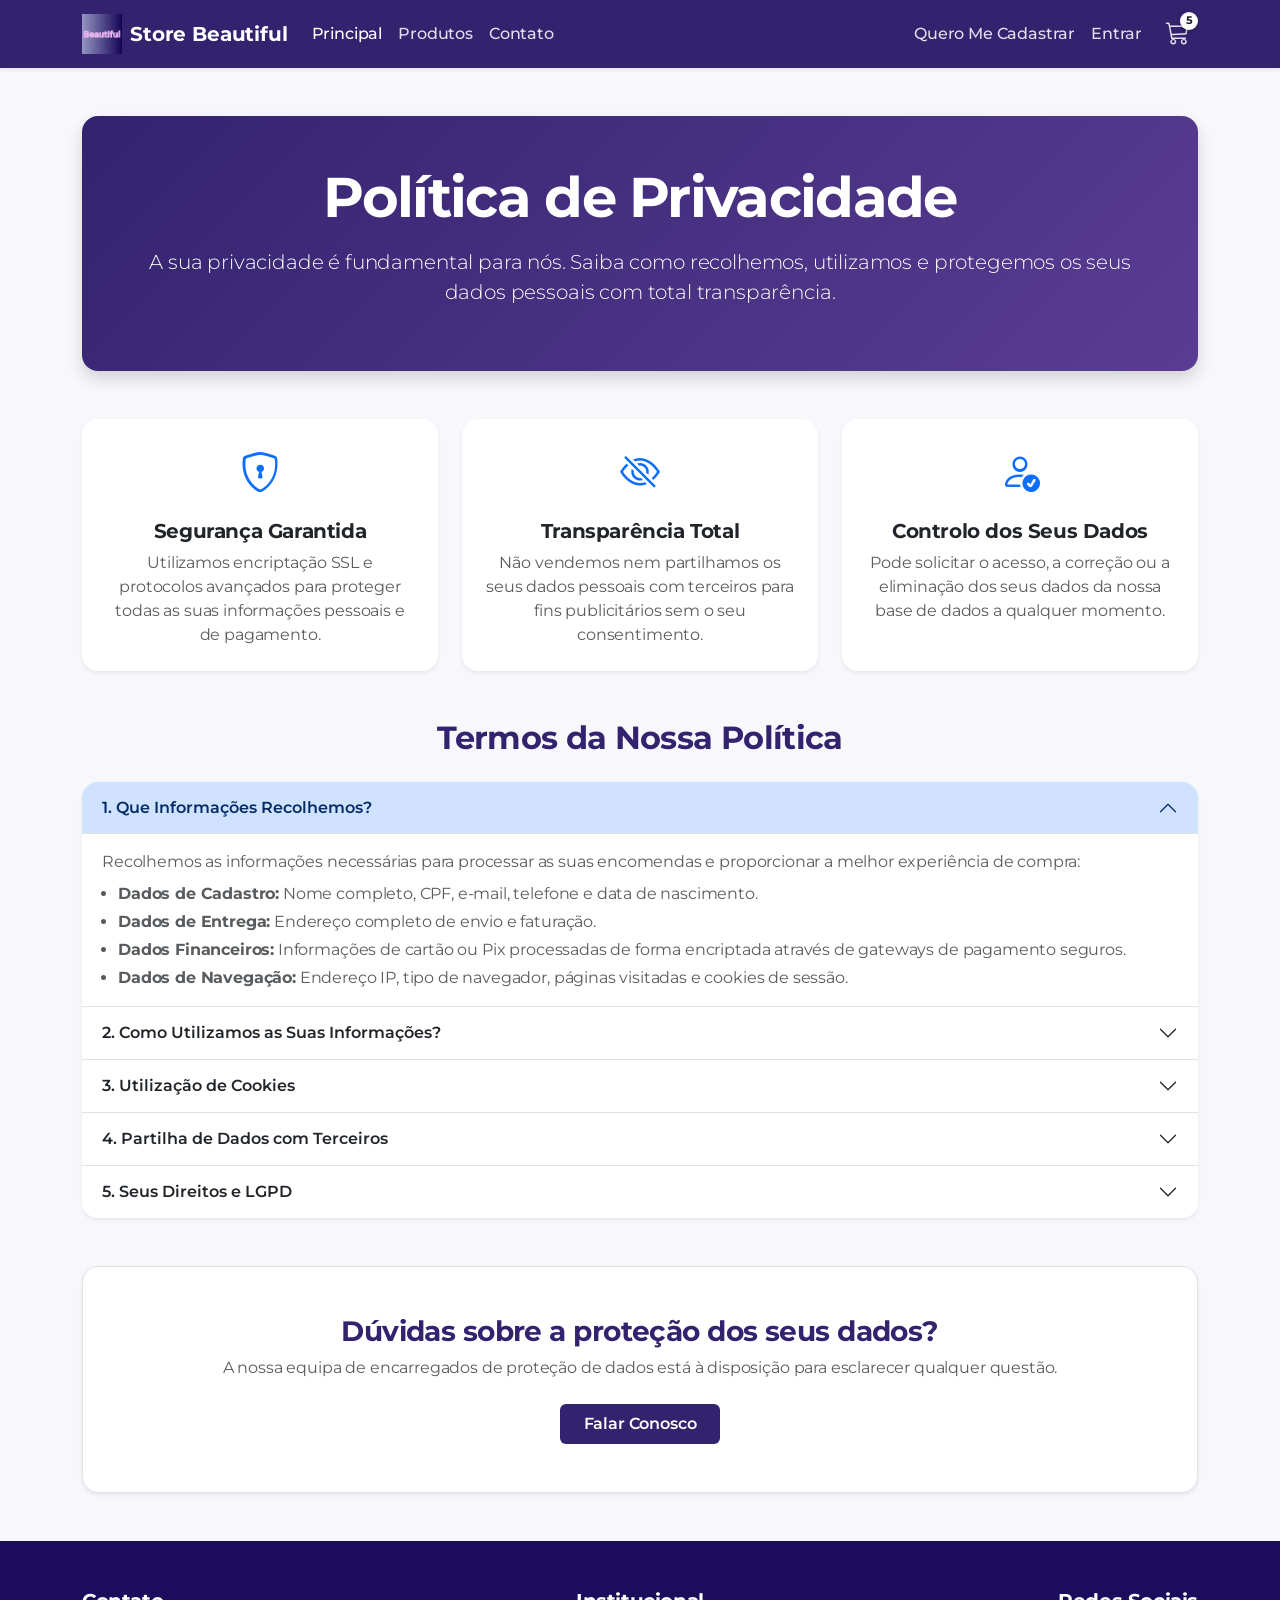
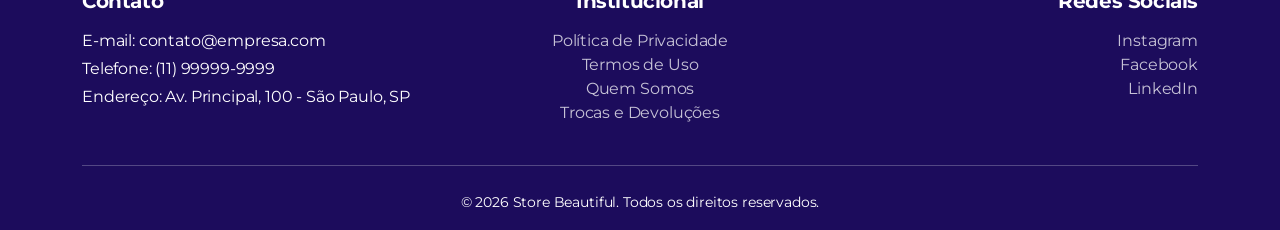
<file: politica_privacidade.html>
<!DOCTYPE html>
<html lang="pt-BR">

<head>
    <meta charset="UTF-8">
    <meta name="viewport" content="width=device-width, initial-scale=1.0">
    <title>Store Beautiful - Início</title>
    <link rel="icon" type="image/x-icon" href="./assets/images/favicon/favicon.ico">
    <!-- Bootstrap 5 CSS -->
    <link href="https://cdn.jsdelivr.net/npm/bootstrap@5.3.3/dist/css/bootstrap.min.css" rel="stylesheet">
    <!-- Bootstrap Icons -->
    <link rel="stylesheet" href="https://cdn.jsdelivr.net/npm/bootstrap-icons@1.11.3/font/bootstrap-icons.min.css">
    <!-- CSS de Cores, Tipografia e Estilos Customizados -->
    <link rel="stylesheet" href="assets/css/style.css">
</head>

<body>

    <!-- Navbar Bootstrap -->
    <nav class="navbar navbar-expand-lg navbar-dark navbar-custom sticky-top shadow-sm">
        <div class="container">
            <!-- Logótipo e Nome da Loja -->
            <a class="navbar-brand d-flex align-items-center" href="index.html">
                <img src="./assets/images/favicon/web-app-manifest-192x192.png" alt="Logótipo da Empresa" height="40"
                    class="me-2">
                <span class="fw-bold text-white">Store Beautiful</span>
            </a>

            <!-- Botão Menu Mobile -->
            <button class="navbar-toggler" type="button" data-bs-toggle="collapse" data-bs-target="#navbarMain"
                aria-controls="navbarMain" aria-expanded="false" aria-label="Alternar navegação">
                <span class="navbar-toggler-icon"></span>
            </button>

            <div class="collapse navbar-collapse" id="navbarMain">
                <!-- Menu do Lado Esquerdo (com a guia Produtos) -->
                <ul class="navbar-nav me-auto mb-2 mb-lg-0">
                    <li class="nav-item">
                        <a class="nav-link active" href="index.html">Principal</a>
                    </li>
                    <li class="nav-item">
                        <a class="nav-link" href="produtos.html">Produtos</a>
                    </li>
                    <li class="nav-item">
                        <a class="nav-link" href="contato.html">Contato</a>
                    </li>
                </ul>

                <!-- Menu do Lado Direito -->
                <ul class="navbar-nav ms-auto mb-2 mb-lg-0 align-items-lg-center">
                    <li class="nav-item">
                        <a class="nav-link" href="#">Quero Me Cadastrar</a>
                    </li>
                    <li class="nav-item">
                        <a class="nav-link" href="#">Entrar</a>
                    </li>
                    <!-- Ícone do Carrinho com Badge perfeitamente colada -->
                    <li class="nav-item ms-lg-2">
                        <a class="nav-link d-inline-flex align-items-center" href="#" aria-label="Carrinho de Compras">
                            <div class="cart-icon-wrapper">
                                <i class="bi bi-cart3 fs-4"></i>
                                <span class="cart-badge">5</span>
                            </div>
                        </a>
                    </li>
                </ul>
            </div>
        </div>
    </nav>

    <!-- Conteúdo Principal - Política de Privacidade -->
    <main class="container my-5">

        <!-- Banner de Apresentação / Hero -->
        <section class="hero-section text-center p-5 rounded-4 shadow mb-5">
            <h1 class="display-4 fw-bold">Política de Privacidade</h1>
            <p class="lead my-3 fs-5">
                A sua privacidade é fundamental para nós. Saiba como recolhemos, utilizamos e protegemos os seus dados
                pessoais com total transparência.
            </p>
        </section>

        <!-- Destaques / Princípios de Privacidade -->
        <section class="row row-cols-1 row-cols-md-3 g-4 mb-5">
            <div class="col">
                <div class="card h-100 border-0 shadow-sm p-4 text-center rounded-4">
                    <div class="fs-1 text-primary mb-3">
                        <i class="bi bi-shield-lock"></i>
                    </div>
                    <h3 class="h5 fw-bold mb-2">Segurança Garantida</h3>
                    <p class="text-muted mb-0">Utilizamos encriptação SSL e protocolos avançados para proteger todas as
                        suas informações pessoais e de pagamento.</p>
                </div>
            </div>
            <div class="col">
                <div class="card h-100 border-0 shadow-sm p-4 text-center rounded-4">
                    <div class="fs-1 text-primary mb-3">
                        <i class="bi bi-eye-slash"></i>
                    </div>
                    <h3 class="h5 fw-bold mb-2">Transparência Total</h3>
                    <p class="text-muted mb-0">Não vendemos nem partilhamos os seus dados pessoais com terceiros para
                        fins publicitários sem o seu consentimento.</p>
                </div>
            </div>
            <div class="col">
                <div class="card h-100 border-0 shadow-sm p-4 text-center rounded-4">
                    <div class="fs-1 text-primary mb-3">
                        <i class="bi bi-person-check"></i>
                    </div>
                    <h3 class="h5 fw-bold mb-2">Controlo dos Seus Dados</h3>
                    <p class="text-muted mb-0">Pode solicitar o acesso, a correção ou a eliminação dos seus dados da
                        nossa base de dados a qualquer momento.</p>
                </div>
            </div>
        </section>

        <!-- Tópicos Detalhados da Política (Accordion) -->
        <section class="my-5">
            <h2 class="text-center fw-bold mb-4">Termos da Nossa Política</h2>
            <div class="accordion shadow-sm rounded-4 overflow-hidden" id="accordionPrivacidade">

                <div class="accordion-item border-0 border-bottom">
                    <h3 class="accordion-header" id="headingPrivUm">
                        <button class="accordion-button fw-semibold fs-6" type="button" data-bs-toggle="collapse"
                            data-bs-target="#collapsePrivUm" aria-expanded="true" aria-controls="collapsePrivUm">
                            1. Que Informações Recolhemos?
                        </button>
                    </h3>
                    <div id="collapsePrivUm" class="accordion-collapse collapse show" aria-labelledby="headingPrivUm"
                        data-bs-parent="#accordionPrivacidade">
                        <div class="accordion-body text-muted">
                            Recolhemos as informações necessárias para processar as suas encomendas e proporcionar a
                            melhor experiência de compra:
                            <ul class="mt-2 mb-0 ps-3">
                                <li class="mb-1"><strong>Dados de Cadastro:</strong> Nome completo, CPF, e-mail,
                                    telefone e data de nascimento.</li>
                                <li class="mb-1"><strong>Dados de Entrega:</strong> Endereço completo de envio e
                                    faturação.</li>
                                <li class="mb-1"><strong>Dados Financeiros:</strong> Informações de cartão ou Pix
                                    processadas de forma encriptada através de gateways de pagamento seguros.</li>
                                <li><strong>Dados de Navegação:</strong> Endereço IP, tipo de navegador, páginas
                                    visitadas e cookies de sessão.</li>
                            </ul>
                        </div>
                    </div>
                </div>

                <div class="accordion-item border-0 border-bottom">
                    <h3 class="accordion-header" id="headingPrivDois">
                        <button class="accordion-button collapsed fw-semibold fs-6" type="button"
                            data-bs-toggle="collapse" data-bs-target="#collapsePrivDois" aria-expanded="false"
                            aria-controls="collapsePrivDois">
                            2. Como Utilizamos as Suas Informações?
                        </button>
                    </h3>
                    <div id="collapsePrivDois" class="accordion-collapse collapse" aria-labelledby="headingPrivDois"
                        data-bs-parent="#accordionPrivacidade">
                        <div class="accordion-body text-muted">
                            Os seus dados pessoais são utilizados exclusivamente para as seguintes finalidades:
                            <ul class="mt-2 mb-0 ps-3">
                                <li class="mb-1">Processar, enviar e acompanhar o estado das suas encomendas.</li>
                                <li class="mb-1">Emitir notas fiscais e cumprir obrigações legais e tributárias.</li>
                                <li class="mb-1">Oferecer suporte ao cliente, esclarecer dúvidas e gerir trocas ou
                                    devoluções.</li>
                                <li>Enviar novidades, promoções e ofertas exclusivas (apenas se tiver autorizado a nossa
                                    newsletter).</li>
                            </ul>
                        </div>
                    </div>
                </div>

                <div class="accordion-item border-0 border-bottom">
                    <h3 class="accordion-header" id="headingPrivTres">
                        <button class="accordion-button collapsed fw-semibold fs-6" type="button"
                            data-bs-toggle="collapse" data-bs-target="#collapsePrivTres" aria-expanded="false"
                            aria-controls="collapsePrivTres">
                            3. Utilização de Cookies
                        </button>
                    </h3>
                    <div id="collapsePrivTres" class="accordion-collapse collapse" aria-labelledby="headingPrivTres"
                        data-bs-parent="#accordionPrivacidade">
                        <div class="accordion-body text-muted">
                            Utilizamos cookies para guardar os itens no seu carrinho de compras, personalizar a sua
                            navegação e analisar a performance do site. Pode gerir ou desativar os cookies diretamente
                            nas definições do seu navegador a qualquer momento.
                        </div>
                    </div>
                </div>

                <div class="accordion-item border-0 border-bottom">
                    <h3 class="accordion-header" id="headingPrivQuatro">
                        <button class="accordion-button collapsed fw-semibold fs-6" type="button"
                            data-bs-toggle="collapse" data-bs-target="#collapsePrivQuatro" aria-expanded="false"
                            aria-controls="collapsePrivQuatro">
                            4. Partilha de Dados com Terceiros
                        </button>
                    </h3>
                    <div id="collapsePrivQuatro" class="accordion-collapse collapse" aria-labelledby="headingPrivQuatro"
                        data-bs-parent="#accordionPrivacidade">
                        <div class="accordion-body text-muted">
                            A <strong>Store Beautiful</strong> partilha dados apenas com parceiros essenciais para a
                            operação da loja, tais como: transportadoras parceiras (para entrega de produtos),
                            intermediadores de pagamento seguros e plataformas de gestão fiscal.
                        </div>
                    </div>
                </div>

                <div class="accordion-item border-0">
                    <h3 class="accordion-header" id="headingPrivCinco">
                        <button class="accordion-button collapsed fw-semibold fs-6" type="button"
                            data-bs-toggle="collapse" data-bs-target="#collapsePrivCinco" aria-expanded="false"
                            aria-controls="collapsePrivCinco">
                            5. Seus Direitos e LGPD
                        </button>
                    </h3>
                    <div id="collapsePrivCinco" class="accordion-collapse collapse" aria-labelledby="headingPrivCinco"
                        data-bs-parent="#accordionPrivacidade">
                        <div class="accordion-body text-muted">
                            Em conformidade com a Lei Geral de Proteção de Dados (LGPD), tem o direito de solicitar a
                            confirmação, o acesso, a correção ou a exclusão definitiva dos seus dados pessoais. Para
                            exercer estes direitos, entre em contacto através do e-mail
                            <strong>privacidade@empresa.com</strong>.
                        </div>
                    </div>
                </div>

            </div>
        </section>

        <!-- CTA de Suporte e Proteção de Dados -->
        <section class="bg-white p-5 rounded-4 shadow-sm text-center my-5 border">
            <h3 class="fw-bold mb-2">Dúvidas sobre a proteção dos seus dados?</h3>
            <p class="text-muted mb-4">A nossa equipa de encarregados de proteção de dados está à disposição para
                esclarecer qualquer questão.</p>
            <a href="contato.html" class="btn btn-brand-primary px-4 py-2">Falar Conosco</a>
        </section>

    </main>

    <!-- Footer Bootstrap -->
    <footer class="footer-brand pt-5 pb-3">
        <div class="container">
            <div class="row g-4">
                <!-- Coluna 1: Contato -->
                <div class="col-md-4">
                    <h5 class="fw-bold mb-3">Contato</h5>
                    <p class="mb-1">E-mail: contato@empresa.com</p>
                    <p class="mb-1">Telefone: (11) 99999-9999</p>
                    <p class="mb-0">Endereço: Av. Principal, 100 - São Paulo, SP</p>
                </div>

                <!-- Coluna 2: Links Institucionais -->
                <div class="col-md-4 text-md-center">
                    <h5 class="fw-bold mb-3">Institucional</h5>
                    <ul class="list-unstyled">
                        <li><a href="politica_privacidade.html">Política de Privacidade</a></li>
                        <li><a href="termos_uso.html">Termos de Uso</a></li>
                        <li><a href="sobrenos.html">Quem Somos</a></li>
                        <li><a href="trocas_devolucoes.html">Trocas e Devoluções</a></li>
                    </ul>
                </div>

                <!-- Coluna 3: Redes Sociais -->
                <div class="col-md-4 text-md-end">
                    <h5 class="fw-bold mb-3">Redes Sociais</h5>
                    <ul class="list-unstyled">
                        <li><a href="#">Instagram</a></li>
                        <li><a href="#">Facebook</a></li>
                        <li><a href="https://linkedin.com/in/jonatas-ferreira-011aa526" target="_blank"
                                rel="noopener">LinkedIn</a></li>
                    </ul>
                </div>
            </div>
            <hr class="my-4 border-light opacity-25">
            <div class="text-center">
                <small>&copy; 2026 Store Beautiful. Todos os direitos reservados.</small>
            </div>
        </div>
    </footer>

    <!-- Bootstrap 5 JS Bundle -->
    <script src="https://cdn.jsdelivr.net/npm/bootstrap@5.3.3/dist/js/bootstrap.bundle.min.js"></script>
</body>

</html>
</file>
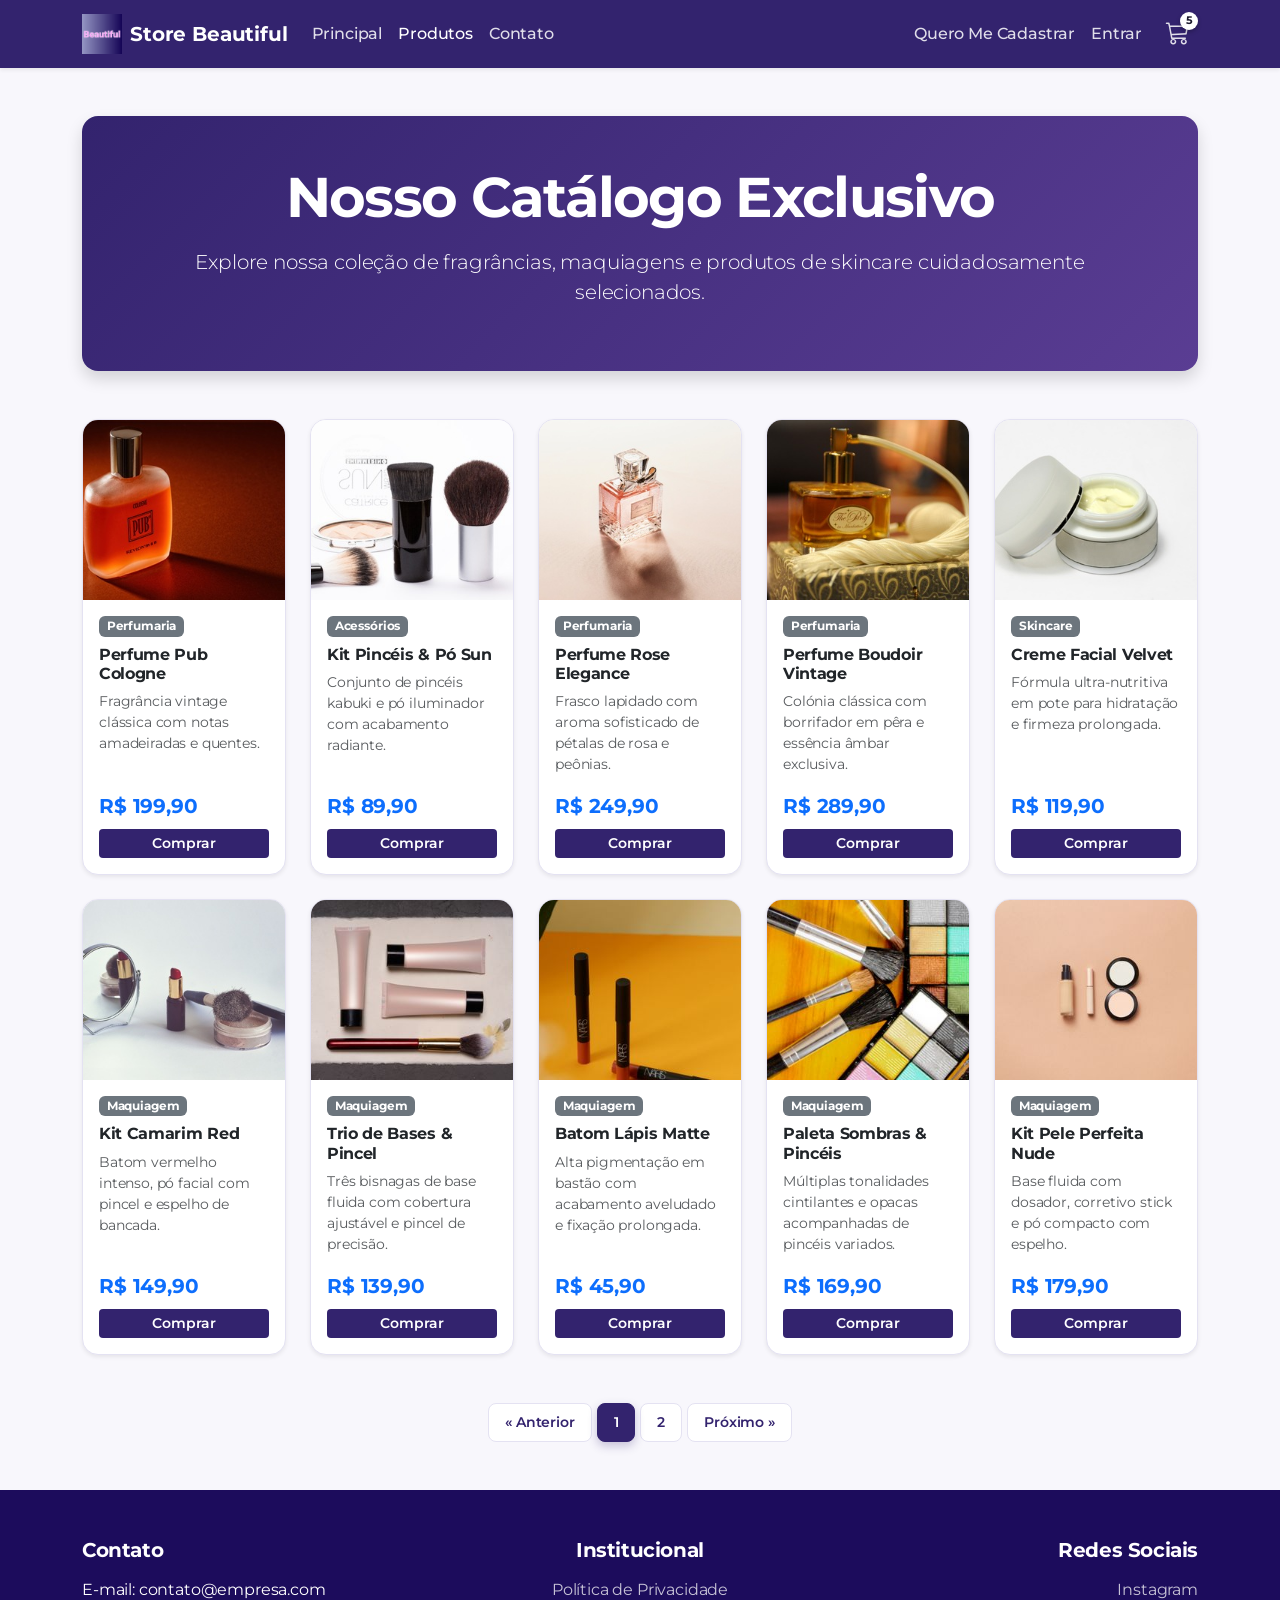
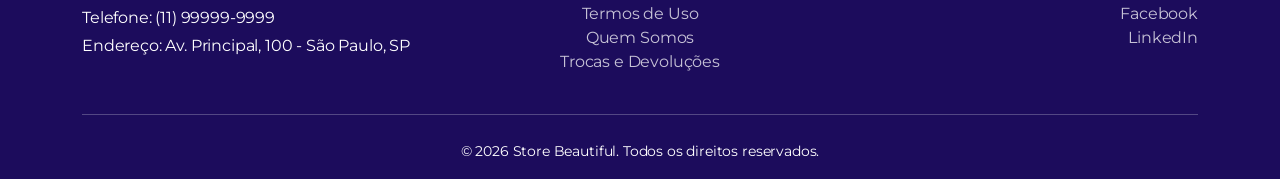
<file: produtos.html>
<!DOCTYPE html>
<html lang="pt-BR">

<head>
    <meta charset="UTF-8">
    <meta name="viewport" content="width=device-width, initial-scale=1.0">
    <title>Store Beautiful - Início</title>
    <link rel="icon" type="image/x-icon" href="./assets/images/favicon/favicon.ico">
    <!-- Bootstrap 5 CSS -->
    <link href="https://cdn.jsdelivr.net/npm/bootstrap@5.3.3/dist/css/bootstrap.min.css" rel="stylesheet">
    <!-- Bootstrap Icons -->
    <link rel="stylesheet" href="https://cdn.jsdelivr.net/npm/bootstrap-icons@1.11.3/font/bootstrap-icons.min.css">
    <!-- CSS de Cores, Tipografia e Estilos Customizados -->
    <link rel="stylesheet" href="assets/css/style.css">
</head>

<body>

    <!-- Navbar Bootstrap -->
    <nav class="navbar navbar-expand-lg navbar-dark navbar-custom sticky-top shadow-sm">
        <div class="container">
            <!-- Logótipo e Nome da Loja -->
            <a class="navbar-brand d-flex align-items-center" href="index.html">
                <img src="./assets/images/favicon/web-app-manifest-192x192.png" alt="Logótipo da Empresa" height="40"
                    class="me-2">
                <span class="fw-bold text-white">Store Beautiful</span>
            </a>

            <!-- Botão Menu Mobile -->
            <button class="navbar-toggler" type="button" data-bs-toggle="collapse" data-bs-target="#navbarMain"
                aria-controls="navbarMain" aria-expanded="false" aria-label="Alternar navegação">
                <span class="navbar-toggler-icon"></span>
            </button>

            <div class="collapse navbar-collapse" id="navbarMain">
                <!-- Menu do Lado Esquerdo (com a guia Produtos) -->
                <ul class="navbar-nav me-auto mb-2 mb-lg-0">
                    <li class="nav-item">
                        <a class="nav-link" href="index.html">Principal</a>
                    </li>
                    <li class="nav-item">
                        <a class="nav-link active" href="produtos.html">Produtos</a>
                    </li>
                    <li class="nav-item">
                        <a class="nav-link" href="contato.html">Contato</a>
                    </li>
                </ul>

                <!-- Menu do Lado Direito -->
                <ul class="navbar-nav ms-auto mb-2 mb-lg-0 align-items-lg-center">
                    <li class="nav-item">
                        <a class="nav-link" href="#">Quero Me Cadastrar</a>
                    </li>
                    <li class="nav-item">
                        <a class="nav-link" href="#">Entrar</a>
                    </li>
                    <!-- Ícone do Carrinho com Badge perfeitamente colada -->
                    <li class="nav-item ms-lg-2">
                        <a class="nav-link d-inline-flex align-items-center" href="#" aria-label="Carrinho de Compras">
                            <div class="cart-icon-wrapper">
                                <i class="bi bi-cart3 fs-4"></i>
                                <span class="cart-badge">5</span>
                            </div>
                        </a>
                    </li>
                </ul>
            </div>
        </div>
    </nav>

    <!-- Conteúdo Principal - Produtos -->
    <main class="container my-5">

        <!-- Banner de Apresentação / Hero -->
        <section class="hero-section text-center p-5 rounded-4 shadow mb-5">
            <h1 class="display-4 fw-bold">Nosso Catálogo Exclusivo</h1>
            <p class="lead my-3 fs-5">
                Explore nossa coleção de fragrâncias, maquiagens e produtos de skincare cuidadosamente selecionados.
            </p>
        </section>

        <!-- Grelha de Produtos (20 itens com Paginação) -->
        <section class="my-5">
            <div class="row row-cols-1 row-cols-sm-2 row-cols-md-3 row-cols-lg-5 g-4" id="products-grid">

                <!-- Produto 01 -->
                <div class="col product-item">
                    <div class="card h-100 card-product shadow-sm">
                        <img src="./assets/images/produtos/produto1.jpg" class="card-img-top object-fit-cover"
                            alt="Perfume Pub Revlon Vintage" style="height: 180px;">
                        <div class="card-body d-flex flex-column p-3">
                            <span class="badge bg-secondary mb-2 align-self-start">Perfumaria</span>
                            <h3 class="card-title h6 fw-bold">Perfume Pub Cologne</h3>
                            <p class="card-text text-muted small flex-grow-1">Fragrância vintage clássica com notas
                                amadeiradas e quentes.</p>
                            <p class="fw-bold fs-5 text-primary mb-2">R$ 199,90</p>
                            <button class="btn btn-brand-primary btn-sm w-100">Comprar</button>
                        </div>
                    </div>
                </div>

                <!-- Produto 02 -->
                <div class="col product-item">
                    <div class="card h-100 card-product shadow-sm">
                        <img src="./assets/images/produtos/produto2.jpg" class="card-img-top object-fit-cover"
                            alt="Kit de Pincéis e Pó Compacto" style="height: 180px;">
                        <div class="card-body d-flex flex-column p-3">
                            <span class="badge bg-secondary mb-2 align-self-start">Acessórios</span>
                            <h3 class="card-title h6 fw-bold">Kit Pincéis & Pó Sun</h3>
                            <p class="card-text text-muted small flex-grow-1">Conjunto de pincéis kabuki e pó iluminador
                                com acabamento radiante.</p>
                            <p class="fw-bold fs-5 text-primary mb-2">R$ 89,90</p>
                            <button class="btn btn-brand-primary btn-sm w-100">Comprar</button>
                        </div>
                    </div>
                </div>

                <!-- Produto 03 -->
                <div class="col product-item">
                    <div class="card h-100 card-product shadow-sm">
                        <img src="./assets/images/produtos/produto3.jpg" class="card-img-top object-fit-cover"
                            alt="Perfume Flora Rose Elegance" style="height: 180px;">
                        <div class="card-body d-flex flex-column p-3">
                            <span class="badge bg-secondary mb-2 align-self-start">Perfumaria</span>
                            <h3 class="card-title h6 fw-bold">Perfume Rose Elegance</h3>
                            <p class="card-text text-muted small flex-grow-1">Frasco lapidado com aroma sofisticado de
                                pétalas de rosa e peônias.</p>
                            <p class="fw-bold fs-5 text-primary mb-2">R$ 249,90</p>
                            <button class="btn btn-brand-primary btn-sm w-100">Comprar</button>
                        </div>
                    </div>
                </div>

                <!-- Produto 04 -->
                <div class="col product-item">
                    <div class="card h-100 card-product shadow-sm">
                        <img src="./assets/images/produtos/produto4.jpg" class="card-img-top object-fit-cover"
                            alt="Perfume Boudoir Vintage Pump" style="height: 180px;">
                        <div class="card-body d-flex flex-column p-3">
                            <span class="badge bg-secondary mb-2 align-self-start">Perfumaria</span>
                            <h3 class="card-title h6 fw-bold">Perfume Boudoir Vintage</h3>
                            <p class="card-text text-muted small flex-grow-1">Colónia clássica com borrifador em pêra e
                                essência âmbar exclusiva.</p>
                            <p class="fw-bold fs-5 text-primary mb-2">R$ 289,90</p>
                            <button class="btn btn-brand-primary btn-sm w-100">Comprar</button>
                        </div>
                    </div>
                </div>

                <!-- Produto 05 -->
                <div class="col product-item">
                    <div class="card h-100 card-product shadow-sm">
                        <img src="./assets/images/produtos/produto5.jpg" class="card-img-top object-fit-cover"
                            alt="Creme Hidratante Facial Velvet" style="height: 180px;">
                        <div class="card-body d-flex flex-column p-3">
                            <span class="badge bg-secondary mb-2 align-self-start">Skincare</span>
                            <h3 class="card-title h6 fw-bold">Creme Facial Velvet</h3>
                            <p class="card-text text-muted small flex-grow-1">Fórmula ultra-nutritiva em pote para
                                hidratação e firmeza prolongada.</p>
                            <p class="fw-bold fs-5 text-primary mb-2">R$ 119,90</p>
                            <button class="btn btn-brand-primary btn-sm w-100">Comprar</button>
                        </div>
                    </div>
                </div>

                <!-- Produto 06 -->
                <div class="col product-item">
                    <div class="card h-100 card-product shadow-sm">
                        <img src="./assets/images/produtos/produto6.jpg" class="card-img-top object-fit-cover"
                            alt="Kit Camarim Batom e Espelho" style="height: 180px;">
                        <div class="card-body d-flex flex-column p-3">
                            <span class="badge bg-secondary mb-2 align-self-start">Maquiagem</span>
                            <h3 class="card-title h6 fw-bold">Kit Camarim Red</h3>
                            <p class="card-text text-muted small flex-grow-1">Batom vermelho intenso, pó facial com
                                pincel e espelho de bancada.</p>
                            <p class="fw-bold fs-5 text-primary mb-2">R$ 149,90</p>
                            <button class="btn btn-brand-primary btn-sm w-100">Comprar</button>
                        </div>
                    </div>
                </div>

                <!-- Produto 07 -->
                <div class="col product-item">
                    <div class="card h-100 card-product shadow-sm">
                        <img src="./assets/images/produtos/produto7.jpg" class="card-img-top object-fit-cover"
                            alt="Trio de Bases e Pincel de Maquiagem" style="height: 180px;">
                        <div class="card-body d-flex flex-column p-3">
                            <span class="badge bg-secondary mb-2 align-self-start">Maquiagem</span>
                            <h3 class="card-title h6 fw-bold">Trio de Bases & Pincel</h3>
                            <p class="card-text text-muted small flex-grow-1">Três bisnagas de base fluida com cobertura
                                ajustável e pincel de precisão.</p>
                            <p class="fw-bold fs-5 text-primary mb-2">R$ 139,90</p>
                            <button class="btn btn-brand-primary btn-sm w-100">Comprar</button>
                        </div>
                    </div>
                </div>

                <!-- Produto 08 -->
                <div class="col product-item">
                    <div class="card h-100 card-product shadow-sm">
                        <img src="./assets/images/produtos/produto8.jpg" class="card-img-top object-fit-cover"
                            alt="Batom Lápis Matte Velvet" style="height: 180px;">
                        <div class="card-body d-flex flex-column p-3">
                            <span class="badge bg-secondary mb-2 align-self-start">Maquiagem</span>
                            <h3 class="card-title h6 fw-bold">Batom Lápis Matte</h3>
                            <p class="card-text text-muted small flex-grow-1">Alta pigmentação em bastão com acabamento
                                aveludado e fixação prolongada.</p>
                            <p class="fw-bold fs-5 text-primary mb-2">R$ 45,90</p>
                            <button class="btn btn-brand-primary btn-sm w-100">Comprar</button>
                        </div>
                    </div>
                </div>

                <!-- Produto 09 -->
                <div class="col product-item">
                    <div class="card h-100 card-product shadow-sm">
                        <img src="./assets/images/produtos/produto9.jpg" class="card-img-top object-fit-cover"
                            alt="Paleta de Sombras Coloridas com Pincéis" style="height: 180px;">
                        <div class="card-body d-flex flex-column p-3">
                            <span class="badge bg-secondary mb-2 align-self-start">Maquiagem</span>
                            <h3 class="card-title h6 fw-bold">Paleta Sombras & Pincéis</h3>
                            <p class="card-text text-muted small flex-grow-1">Múltiplas tonalidades cintilantes e opacas
                                acompanhadas de pincéis variados.</p>
                            <p class="fw-bold fs-5 text-primary mb-2">R$ 169,90</p>
                            <button class="btn btn-brand-primary btn-sm w-100">Comprar</button>
                        </div>
                    </div>
                </div>

                <!-- Produto 10 -->
                <div class="col product-item">
                    <div class="card h-100 card-product shadow-sm">
                        <img src="./assets/images/produtos/produto10.jpg" class="card-img-top object-fit-cover"
                            alt="Kit Pele Impecável Nude" style="height: 180px;">
                        <div class="card-body d-flex flex-column p-3">
                            <span class="badge bg-secondary mb-2 align-self-start">Maquiagem</span>
                            <h3 class="card-title h6 fw-bold">Kit Pele Perfeita Nude</h3>
                            <p class="card-text text-muted small flex-grow-1">Base fluida com dosador, corretivo stick e
                                pó compacto com espelho.</p>
                            <p class="fw-bold fs-5 text-primary mb-2">R$ 179,90</p>
                            <button class="btn btn-brand-primary btn-sm w-100">Comprar</button>
                        </div>
                    </div>
                </div>

                <!-- Produto 11 -->
                <div class="col product-item">
                    <div class="card h-100 card-product shadow-sm">
                        <img src="./assets/images/produtos/produto1.jpg" class="card-img-top object-fit-cover"
                            alt="Colônia Amadeirada Golden Pub" style="height: 180px;">
                        <div class="card-body d-flex flex-column p-3">
                            <span class="badge bg-secondary mb-2 align-self-start">Perfumaria</span>
                            <h3 class="card-title h6 fw-bold">Colônia Golden Pub</h3>
                            <p class="card-text text-muted small flex-grow-1">Essência marcante com notas de fundo
                                amadeiradas e toque especiado.</p>
                            <p class="fw-bold fs-5 text-primary mb-2">R$ 185,00</p>
                            <button class="btn btn-brand-primary btn-sm w-100">Comprar</button>
                        </div>
                    </div>
                </div>

                <!-- Produto 12 -->
                <div class="col product-item">
                    <div class="card h-100 card-product shadow-sm">
                        <img src="./assets/images/produtos/produto2.jpg" class="card-img-top object-fit-cover"
                            alt="Conjunto Pincéis Kabuki Pro" style="height: 180px;">
                        <div class="card-body d-flex flex-column p-3">
                            <span class="badge bg-secondary mb-2 align-self-start">Acessórios</span>
                            <h3 class="card-title h6 fw-bold">Pincéis Kabuki Pro</h3>
                            <p class="card-text text-muted small flex-grow-1">Cerdas densas e macias para aplicação
                                uniforme de maquiagem em pó.</p>
                            <p class="fw-bold fs-5 text-primary mb-2">R$ 94,90</p>
                            <button class="btn btn-brand-primary btn-sm w-100">Comprar</button>
                        </div>
                    </div>
                </div>

                <!-- Produto 13 -->
                <div class="col product-item">
                    <div class="card h-100 card-product shadow-sm">
                        <img src="./assets/images/produtos/produto3.jpg" class="card-img-top object-fit-cover"
                            alt="Perfume Rose Crystal Eau de Parfum" style="height: 180px;">
                        <div class="card-body d-flex flex-column p-3">
                            <span class="badge bg-secondary mb-2 align-self-start">Perfumaria</span>
                            <h3 class="card-title h6 fw-bold">Rose Crystal EDP</h3>
                            <p class="card-text text-muted small flex-grow-1">Aroma floral frutado envolvente em frasco
                                de vidro translúcido.</p>
                            <p class="fw-bold fs-5 text-primary mb-2">R$ 235,00</p>
                            <button class="btn btn-brand-primary btn-sm w-100">Comprar</button>
                        </div>
                    </div>
                </div>

                <!-- Produto 14 -->
                <div class="col product-item">
                    <div class="card h-100 card-product shadow-sm">
                        <img src="./assets/images/produtos/produto4.jpg" class="card-img-top object-fit-cover"
                            alt="Perfume Classic Atomizer Reserve" style="height: 180px;">
                        <div class="card-body d-flex flex-column p-3">
                            <span class="badge bg-secondary mb-2 align-self-start">Perfumaria</span>
                            <h3 class="card-title h6 fw-bold">Classic Atomizer Reserve</h3>
                            <p class="card-text text-muted small flex-grow-1">Edição especial com frasco artesanal e
                                borrifador têxtil luxuoso.</p>
                            <p class="fw-bold fs-5 text-primary mb-2">R$ 299,90</p>
                            <button class="btn btn-brand-primary btn-sm w-100">Comprar</button>
                        </div>
                    </div>
                </div>

                <!-- Produto 15 -->
                <div class="col product-item">
                    <div class="card h-100 card-product shadow-sm">
                        <img src="./assets/images/produtos/produto5.jpg" class="card-img-top object-fit-cover"
                            alt="Máscara Noturna Nutritiva" style="height: 180px;">
                        <div class="card-body d-flex flex-column p-3">
                            <span class="badge bg-secondary mb-2 align-self-start">Skincare</span>
                            <h3 class="card-title h6 fw-bold">Máscara Facial Noturna</h3>
                            <p class="card-text text-muted small flex-grow-1">Creme concentrado para renovação e
                                nutrição profunda da pele durante o sono.</p>
                            <p class="fw-bold fs-5 text-primary mb-2">R$ 125,00</p>
                            <button class="btn btn-brand-primary btn-sm w-100">Comprar</button>
                        </div>
                    </div>
                </div>

                <!-- Produto 16 -->
                <div class="col product-item">
                    <div class="card h-100 card-product shadow-sm">
                        <img src="./assets/images/produtos/produto6.jpg" class="card-img-top object-fit-cover"
                            alt="Set Toucador Batom e Pó" style="height: 180px;">
                        <div class="card-body d-flex flex-column p-3">
                            <span class="badge bg-secondary mb-2 align-self-start">Maquiagem</span>
                            <h3 class="card-title h6 fw-bold">Set Toucador Classic</h3>
                            <p class="card-text text-muted small flex-grow-1">Acessórios essenciais para retoque rápido
                                com batom e pó compacto.</p>
                            <p class="fw-bold fs-5 text-primary mb-2">R$ 159,90</p>
                            <button class="btn btn-brand-primary btn-sm w-100">Comprar</button>
                        </div>
                    </div>
                </div>

                <!-- Produto 17 -->
                <div class="col product-item">
                    <div class="card h-100 card-product shadow-sm">
                        <img src="./assets/images/produtos/produto7.jpg" class="card-img-top object-fit-cover"
                            alt="Kit Primers e Uniformizadores" style="height: 180px;">
                        <div class="card-body d-flex flex-column p-3">
                            <span class="badge bg-secondary mb-2 align-self-start">Skincare</span>
                            <h3 class="card-title h6 fw-bold">Kit Primers Smooth</h3>
                            <p class="card-text text-muted small flex-grow-1">Conjunto de primers preparadores em
                                bisnaga para suavizar poros e linhas.</p>
                            <p class="fw-bold fs-5 text-primary mb-2">R$ 129,90</p>
                            <button class="btn btn-brand-primary btn-sm w-100">Comprar</button>
                        </div>
                    </div>
                </div>

                <!-- Produto 18 -->
                <div class="col product-item">
                    <div class="card h-100 card-product shadow-sm">
                        <img src="./assets/images/produtos/produto8.jpg" class="card-img-top object-fit-cover"
                            alt="Duo Batom Lápis Terracota" style="height: 180px;">
                        <div class="card-body d-flex flex-column p-3">
                            <span class="badge bg-secondary mb-2 align-self-start">Maquiagem</span>
                            <h3 class="card-title h6 fw-bold">Duo Batom Lápis Terracota</h3>
                            <p class="card-text text-muted small flex-grow-1">Cores quentes e modernas com aplicação
                                precisa e secagem matte confortável.</p>
                            <p class="fw-bold fs-5 text-primary mb-2">R$ 52,90</p>
                            <button class="btn btn-brand-primary btn-sm w-100">Comprar</button>
                        </div>
                    </div>
                </div>

                <!-- Produto 19 -->
                <div class="col product-item">
                    <div class="card h-100 card-product shadow-sm">
                        <img src="./assets/images/produtos/produto9.jpg" class="card-img-top object-fit-cover"
                            alt="Paleta de Sombras Studio Pro" style="height: 180px;">
                        <div class="card-body d-flex flex-column p-3">
                            <span class="badge bg-secondary mb-2 align-self-start">Maquiagem</span>
                            <h3 class="card-title h6 fw-bold">Paleta Studio Pro</h3>
                            <p class="card-text text-muted small flex-grow-1">Gama completa de sombras para maquiagens
                                de festa e do dia a dia.</p>
                            <p class="fw-bold fs-5 text-primary mb-2">R$ 155,00</p>
                            <button class="btn btn-brand-primary btn-sm w-100">Comprar</button>
                        </div>
                    </div>
                </div>

                <!-- Produto 20 -->
                <div class="col product-item">
                    <div class="card h-100 card-product shadow-sm">
                        <img src="./assets/images/produtos/produto10.jpg" class="card-img-top object-fit-cover"
                            alt="Set Maquiagem Nude Glow" style="height: 180px;">
                        <div class="card-body d-flex flex-column p-3">
                            <span class="badge bg-secondary mb-2 align-self-start">Maquiagem</span>
                            <h3 class="card-title h6 fw-bold">Set Nude Glow Essentials</h3>
                            <p class="card-text text-muted small flex-grow-1">Combo de maquiagem para iluminação e
                                acabamento natural minimalista.</p>
                            <p class="fw-bold fs-5 text-primary mb-2">R$ 189,90</p>
                            <button class="btn btn-brand-primary btn-sm w-100">Comprar</button>
                        </div>
                    </div>
                </div>

            </div>

            <!-- Paginação Bootstrap -->
            <nav aria-label="Navegação do catálogo" class="mt-5">
                <ul class="pagination justify-content-center">
                    <li class="page-item" id="prev-page">
                        <a class="page-link" href="#" aria-label="Anterior">
                            <span aria-hidden="true">&laquo; Anterior</span>
                        </a>
                    </li>
                    <li class="page-item active" data-page="1"><a class="page-link" href="#">1</a></li>
                    <li class="page-item" data-page="2"><a class="page-link" href="#">2</a></li>
                    <li class="page-item" id="next-page">
                        <a class="page-link" href="#" aria-label="Próximo">
                            <span aria-hidden="true">Próximo &raquo;</span>
                        </a>
                    </li>
                </ul>
            </nav>
        </section>

    </main>

    <!-- Footer Bootstrap -->
    <footer class="footer-brand pt-5 pb-3">
        <div class="container">
            <div class="row g-4">
                <!-- Coluna 1: Contato -->
                <div class="col-md-4">
                    <h5 class="fw-bold mb-3">Contato</h5>
                    <p class="mb-1">E-mail: contato@empresa.com</p>
                    <p class="mb-1">Telefone: (11) 99999-9999</p>
                    <p class="mb-0">Endereço: Av. Principal, 100 - São Paulo, SP</p>
                </div>

                <!-- Coluna 2: Links Institucionais -->
                <div class="col-md-4 text-md-center">
                    <h5 class="fw-bold mb-3">Institucional</h5>
                    <ul class="list-unstyled">
                        <li><a href="politica_privacidade.html">Política de Privacidade</a></li>
                        <li><a href="termos_uso.html">Termos de Uso</a></li>
                        <li><a href="sobrenos.html">Quem Somos</a></li>
                        <li><a href="trocas_devolucoes.html">Trocas e Devoluções</a></li>
                    </ul>
                </div>

                <!-- Coluna 3: Redes Sociais -->
                <div class="col-md-4 text-md-end">
                    <h5 class="fw-bold mb-3">Redes Sociais</h5>
                    <ul class="list-unstyled">
                        <li><a href="#">Instagram</a></li>
                        <li><a href="#">Facebook</a></li>
                        <li><a href="https://linkedin.com/in/jonatas-ferreira-011aa526" target="_blank"
                                rel="noopener">LinkedIn</a></li>
                    </ul>
                </div>
            </div>
            <hr class="my-4 border-light opacity-25">
            <div class="text-center">
                <small>&copy; 2026 Store Beautiful. Todos os direitos reservados.</small>
            </div>
        </div>
    </footer>
    <!-- Bootstrap 5 JS Bundle -->
    <script src="https://cdn.jsdelivr.net/npm/bootstrap@5.3.3/dist/js/bootstrap.bundle.min.js"></script>

    <!-- Script da Paginação DInâmica (10 produtos por ecrã) -->
    <script>
        document.addEventListener('DOMContentLoaded', function () {
            const itemsPerPage = 10;
            const products = document.querySelectorAll('.product-item');
            const pageLinks = document.querySelectorAll('.pagination .page-item[data-page]');
            const prevBtn = document.getElementById('prev-page');
            const nextBtn = document.getElementById('next-page');
            let currentPage = 1;
            const totalPages = Math.ceil(products.length / itemsPerPage);

            function displayPage(page) {
                currentPage = page;

                // Mostra apenas os produtos da página ativa
                products.forEach((product, index) => {
                    const start = (page - 1) * itemsPerPage;
                    const end = page * itemsPerPage;
                    if (index >= start && index < end) {
                        product.classList.remove('d-none');
                    } else {
                        product.classList.add('d-none');
                    }
                });

                // Atualiza classe 'active' nos botões de número
                pageLinks.forEach(link => {
                    const pageNum = parseInt(link.getAttribute('data-page'));
                    if (pageNum === currentPage) {
                        link.classList.add('active');
                    } else {
                        link.classList.remove('active');
                    }
                });

                // Ativa/desativa botões de Anterior e Próximo
                if (prevBtn) prevBtn.classList.toggle('disabled', currentPage === 1);
                if (nextBtn) nextBtn.classList.toggle('disabled', currentPage === totalPages);

                // Rola para o topo do catálogo suavemente ao mudar de página
                document.getElementById('products-grid').scrollIntoView({ behavior: 'smooth' });
            }

            // Inicializa mostrando a Página 1
            displayPage(1);

            // Clique nos números das páginas
            pageLinks.forEach(link => {
                link.addEventListener('click', function (e) {
                    e.preventDefault();
                    const pageNum = parseInt(this.getAttribute('data-page'));
                    displayPage(pageNum);
                });
            });

            // Clique no botão Anterior
            if (prevBtn) {
                prevBtn.addEventListener('click', function (e) {
                    e.preventDefault();
                    if (currentPage > 1) displayPage(currentPage - 1);
                });
            }

            // Clique no botão Próximo
            if (nextBtn) {
                nextBtn.addEventListener('click', function (e) {
                    e.preventDefault();
                    if (currentPage < totalPages) displayPage(currentPage + 1);
                });
            }
        });
    </script>
</body>

</html>
</file>
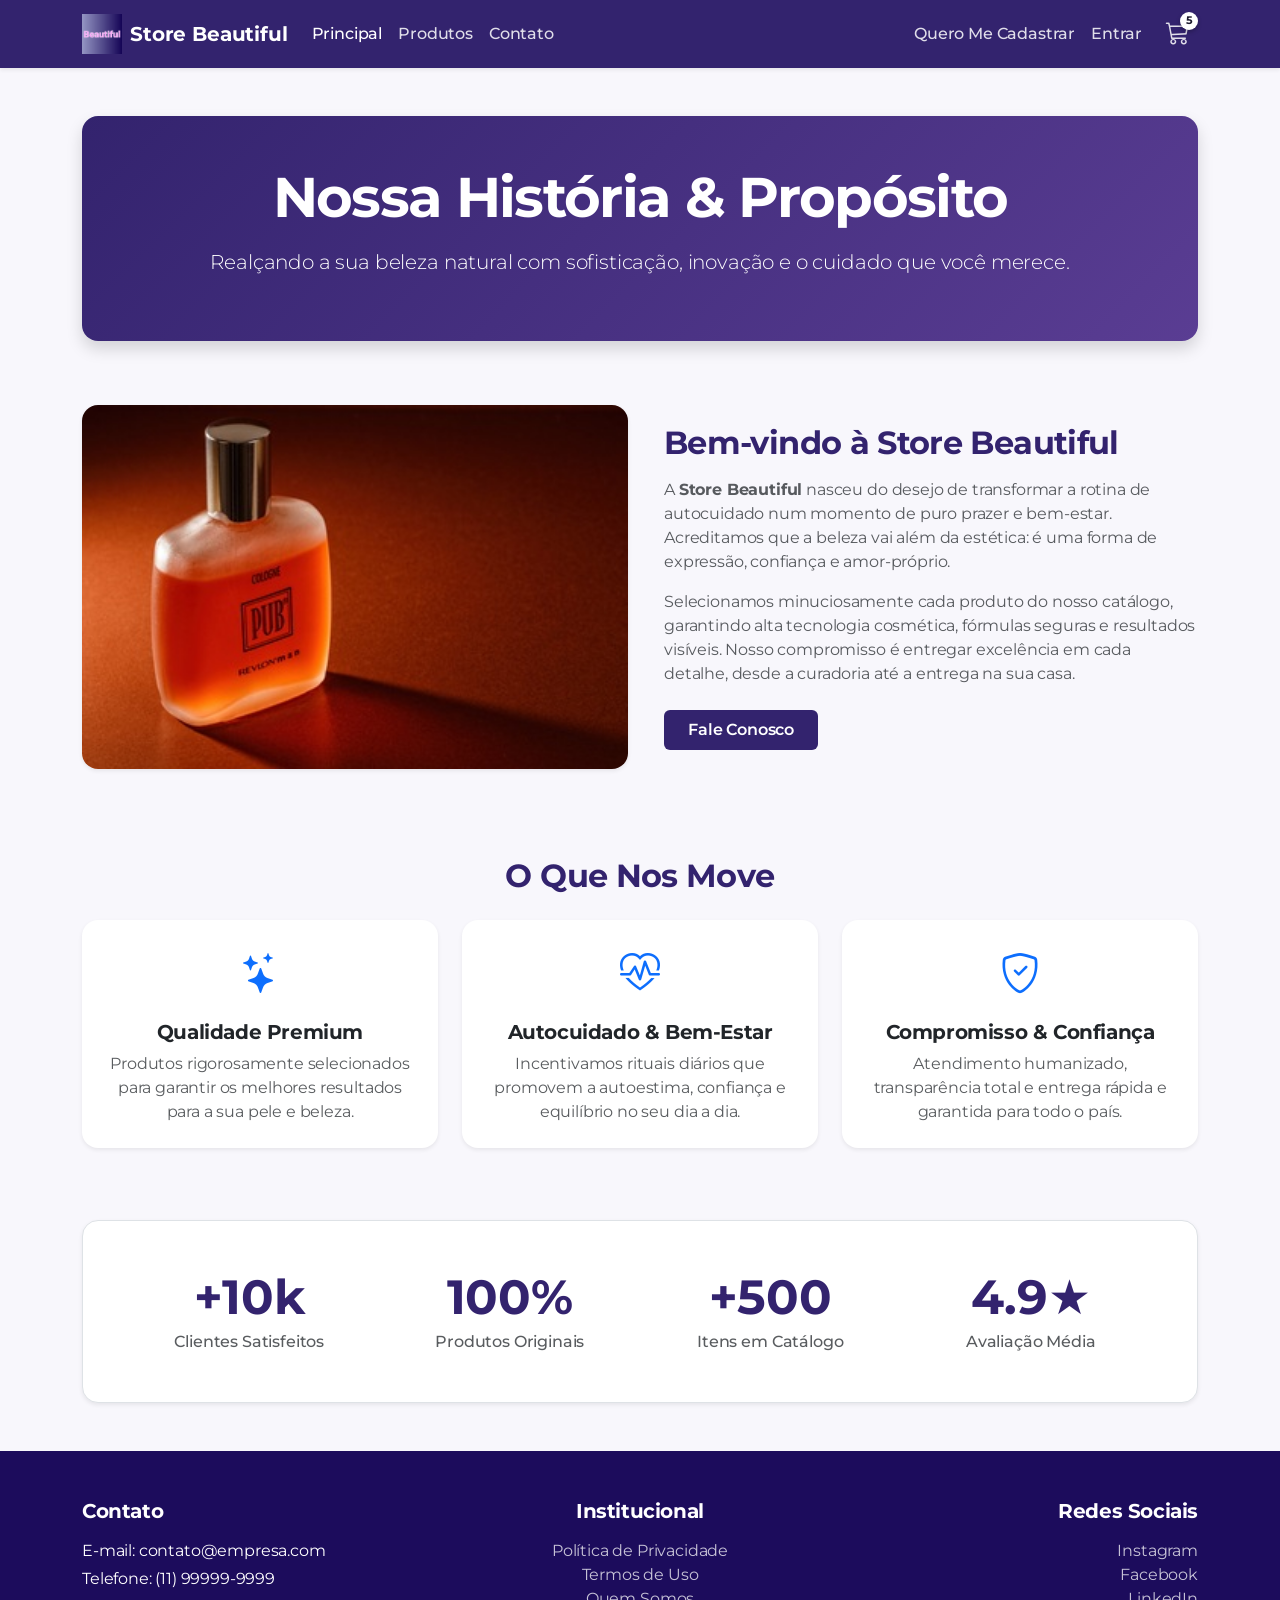
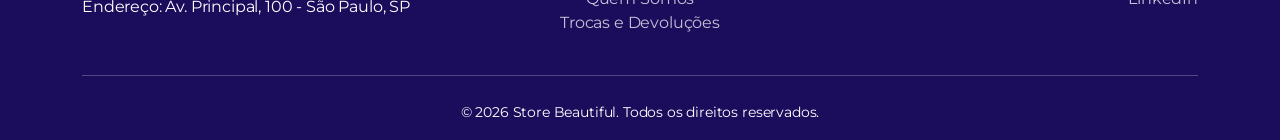
<file: sobrenos.html>
<!DOCTYPE html>
<html lang="pt-BR">

<head>
    <meta charset="UTF-8">
    <meta name="viewport" content="width=device-width, initial-scale=1.0">
    <title>Store Beautiful - Sobre Nós</title>
    <link rel="icon" type="image/x-icon" href="./assets/images/favicon/favicon.ico">
    <!-- Bootstrap 5 CSS -->
    <link href="https://cdn.jsdelivr.net/npm/bootstrap@5.3.3/dist/css/bootstrap.min.css" rel="stylesheet">
    <!-- Bootstrap Icons -->
    <link rel="stylesheet" href="https://cdn.jsdelivr.net/npm/bootstrap-icons@1.11.3/font/bootstrap-icons.min.css">
    <!-- CSS de Cores, Tipografia e Estilos Customizados -->
    <link rel="stylesheet" href="assets/css/style.css">
</head>

<body>

    <!-- Navbar Bootstrap -->
    <nav class="navbar navbar-expand-lg navbar-dark navbar-custom sticky-top shadow-sm">
        <div class="container">
            <!-- Logótipo e Nome da Loja -->
            <a class="navbar-brand d-flex align-items-center" href="index.html">
                <img src="./assets/images/favicon/web-app-manifest-192x192.png" alt="Logótipo da Empresa" height="40"
                    class="me-2">
                <span class="fw-bold text-white">Store Beautiful</span>
            </a>

            <!-- Botão Menu Mobile -->
            <button class="navbar-toggler" type="button" data-bs-toggle="collapse" data-bs-target="#navbarMain"
                aria-controls="navbarMain" aria-expanded="false" aria-label="Alternar navegação">
                <span class="navbar-toggler-icon"></span>
            </button>

            <div class="collapse navbar-collapse" id="navbarMain">
                <!-- Menu do Lado Esquerdo (com a guia Produtos) -->
                <ul class="navbar-nav me-auto mb-2 mb-lg-0">
                    <li class="nav-item">
                        <a class="nav-link active" href="index.html">Principal</a>
                    </li>
                    <li class="nav-item">
                        <a class="nav-link" href="produtos.html">Produtos</a>
                    </li>
                    <li class="nav-item">
                        <a class="nav-link" href="contato.html">Contato</a>
                    </li>
                </ul>

                <!-- Menu do Lado Direito -->
                <ul class="navbar-nav ms-auto mb-2 mb-lg-0 align-items-lg-center">
                    <li class="nav-item">
                        <a class="nav-link" href="#">Quero Me Cadastrar</a>
                    </li>
                    <li class="nav-item">
                        <a class="nav-link" href="#">Entrar</a>
                    </li>
                    <!-- Ícone do Carrinho com Badge perfeitamente colada -->
                    <li class="nav-item ms-lg-2">
                        <a class="nav-link d-inline-flex align-items-center" href="#" aria-label="Carrinho de Compras">
                            <div class="cart-icon-wrapper">
                                <i class="bi bi-cart3 fs-4"></i>
                                <span class="cart-badge">5</span>
                            </div>
                        </a>
                    </li>
                </ul>
            </div>
        </div>
    </nav>

    <!-- Conteúdo Principal - Quem Somos -->
    <main class="container my-5">

        <!-- Banner de Apresentação / Hero -->
        <section class="hero-section text-center p-5 rounded-4 shadow mb-5">
            <h1 class="display-4 fw-bold">Nossa História & Propósito</h1>
            <p class="lead my-3 fs-5">
                Realçando a sua beleza natural com sofisticação, inovação e o cuidado que você merece.
            </p>
        </section>

        <!-- Seção História e Missão -->
        <section class="row align-items-center my-5 py-3">
            <div class="col-lg-6 mb-4 mb-lg-0">
                <img src="./assets/images/produtos/produto1.jpg" alt="Store Beautiful"
                    class="img-fluid rounded-4 shadow-sm object-fit-cover w-100" style="max-height: 380px;">
            </div>
            <div class="col-lg-6 ps-lg-4">
                <h2 class="fw-bold mb-3">Bem-vindo à Store Beautiful</h2>
                <p class="text-muted fs-6 mb-3">
                    A <strong>Store Beautiful</strong> nasceu do desejo de transformar a rotina de autocuidado num
                    momento de puro prazer e bem-estar. Acreditamos que a beleza vai além da estética: é uma forma de
                    expressão, confiança e amor-próprio.
                </p>
                <p class="text-muted fs-6 mb-4">
                    Selecionamos minuciosamente cada produto do nosso catálogo, garantindo alta tecnologia cosmética,
                    fórmulas seguras e resultados visíveis. Nosso compromisso é entregar excelência em cada detalhe,
                    desde a curadoria até a entrega na sua casa.
                </p>
                <a href="contato.html" class="btn btn-brand-primary px-4 py-2">Fale Conosco</a>
            </div>
        </section>

        <!-- Nossos Pilares / Valores -->
        <section class="my-5 py-4">
            <h2 class="text-center fw-bold mb-4">O Que Nos Move</h2>
            <div class="row row-cols-1 row-cols-md-3 g-4">
                <div class="col">
                    <div class="card h-100 border-0 shadow-sm p-4 text-center rounded-4">
                        <div class="fs-1 text-primary mb-3">
                            <i class="bi bi-stars"></i>
                        </div>
                        <h3 class="h5 fw-bold mb-2">Qualidade Premium</h3>
                        <p class="text-muted mb-0">Produtos rigorosamente selecionados para garantir os melhores
                            resultados para a sua pele e beleza.</p>
                    </div>
                </div>
                <div class="col">
                    <div class="card h-100 border-0 shadow-sm p-4 text-center rounded-4">
                        <div class="fs-1 text-primary mb-3">
                            <i class="bi bi-heart-pulse"></i>
                        </div>
                        <h3 class="h5 fw-bold mb-2">Autocuidado & Bem-Estar</h3>
                        <p class="text-muted mb-0">Incentivamos rituais diários que promovem a autoestima, confiança e
                            equilíbrio no seu dia a dia.</p>
                    </div>
                </div>
                <div class="col">
                    <div class="card h-100 border-0 shadow-sm p-4 text-center rounded-4">
                        <div class="fs-1 text-primary mb-3">
                            <i class="bi bi-shield-check"></i>
                        </div>
                        <h3 class="h5 fw-bold mb-2">Compromisso & Confiança</h3>
                        <p class="text-muted mb-0">Atendimento humanizado, transparência total e entrega rápida e
                            garantida para todo o país.</p>
                    </div>
                </div>
            </div>
        </section>

        <!-- Indicadores / Métricas -->
        <section class="bg-white p-5 rounded-4 shadow-sm text-center my-5 border">
            <div class="row g-4">
                <div class="col-6 col-md-3">
                    <p class="display-5 fw-bold mb-1" style="color: var(--cor-primaria);">+10k</p>
                    <p class="text-muted mb-0 fw-medium">Clientes Satisfeitos</p>
                </div>
                <div class="col-6 col-md-3">
                    <p class="display-5 fw-bold mb-1" style="color: var(--cor-primaria);">100%</p>
                    <p class="text-muted mb-0 fw-medium">Produtos Originais</p>
                </div>
                <div class="col-6 col-md-3">
                    <p class="display-5 fw-bold mb-1" style="color: var(--cor-primaria);">+500</p>
                    <p class="text-muted mb-0 fw-medium">Itens em Catálogo</p>
                </div>
                <div class="col-6 col-md-3">
                    <p class="display-5 fw-bold mb-1" style="color: var(--cor-primaria);">4.9★</p>
                    <p class="text-muted mb-0 fw-medium">Avaliação Média</p>
                </div>
            </div>
        </section>

    </main>

    <!-- Footer Bootstrap -->
    <footer class="footer-brand pt-5 pb-3">
        <div class="container">
            <div class="row g-4">
                <!-- Coluna 1: Contato -->
                <div class="col-md-4">
                    <h5 class="fw-bold mb-3">Contato</h5>
                    <p class="mb-1">E-mail: contato@empresa.com</p>
                    <p class="mb-1">Telefone: (11) 99999-9999</p>
                    <p class="mb-0">Endereço: Av. Principal, 100 - São Paulo, SP</p>
                </div>

                <!-- Coluna 2: Links Institucionais -->
                <div class="col-md-4 text-md-center">
                    <h5 class="fw-bold mb-3">Institucional</h5>
                    <ul class="list-unstyled">
                        <li><a href="politica_privacidade.html">Política de Privacidade</a></li>
                        <li><a href="termos_uso.html">Termos de Uso</a></li>
                        <li><a href="sobrenos.html">Quem Somos</a></li>
                        <li><a href="trocas_devolucoes.html">Trocas e Devoluções</a></li>
                    </ul>
                </div>

                <!-- Coluna 3: Redes Sociais -->
                <div class="col-md-4 text-md-end">
                    <h5 class="fw-bold mb-3">Redes Sociais</h5>
                    <ul class="list-unstyled">
                        <li><a href="#">Instagram</a></li>
                        <li><a href="#">Facebook</a></li>
                        <li><a href="https://linkedin.com/in/jonatas-ferreira-011aa526" target="_blank"
                                rel="noopener">LinkedIn</a></li>
                    </ul>
                </div>
            </div>
            <hr class="my-4 border-light opacity-25">
            <div class="text-center">
                <small>&copy; 2026 Store Beautiful. Todos os direitos reservados.</small>
            </div>
        </div>
    </footer>

    <!-- Bootstrap 5 JS Bundle -->
    <script src="https://cdn.jsdelivr.net/npm/bootstrap@5.3.3/dist/js/bootstrap.bundle.min.js"></script>
</body>

</html>
</file>
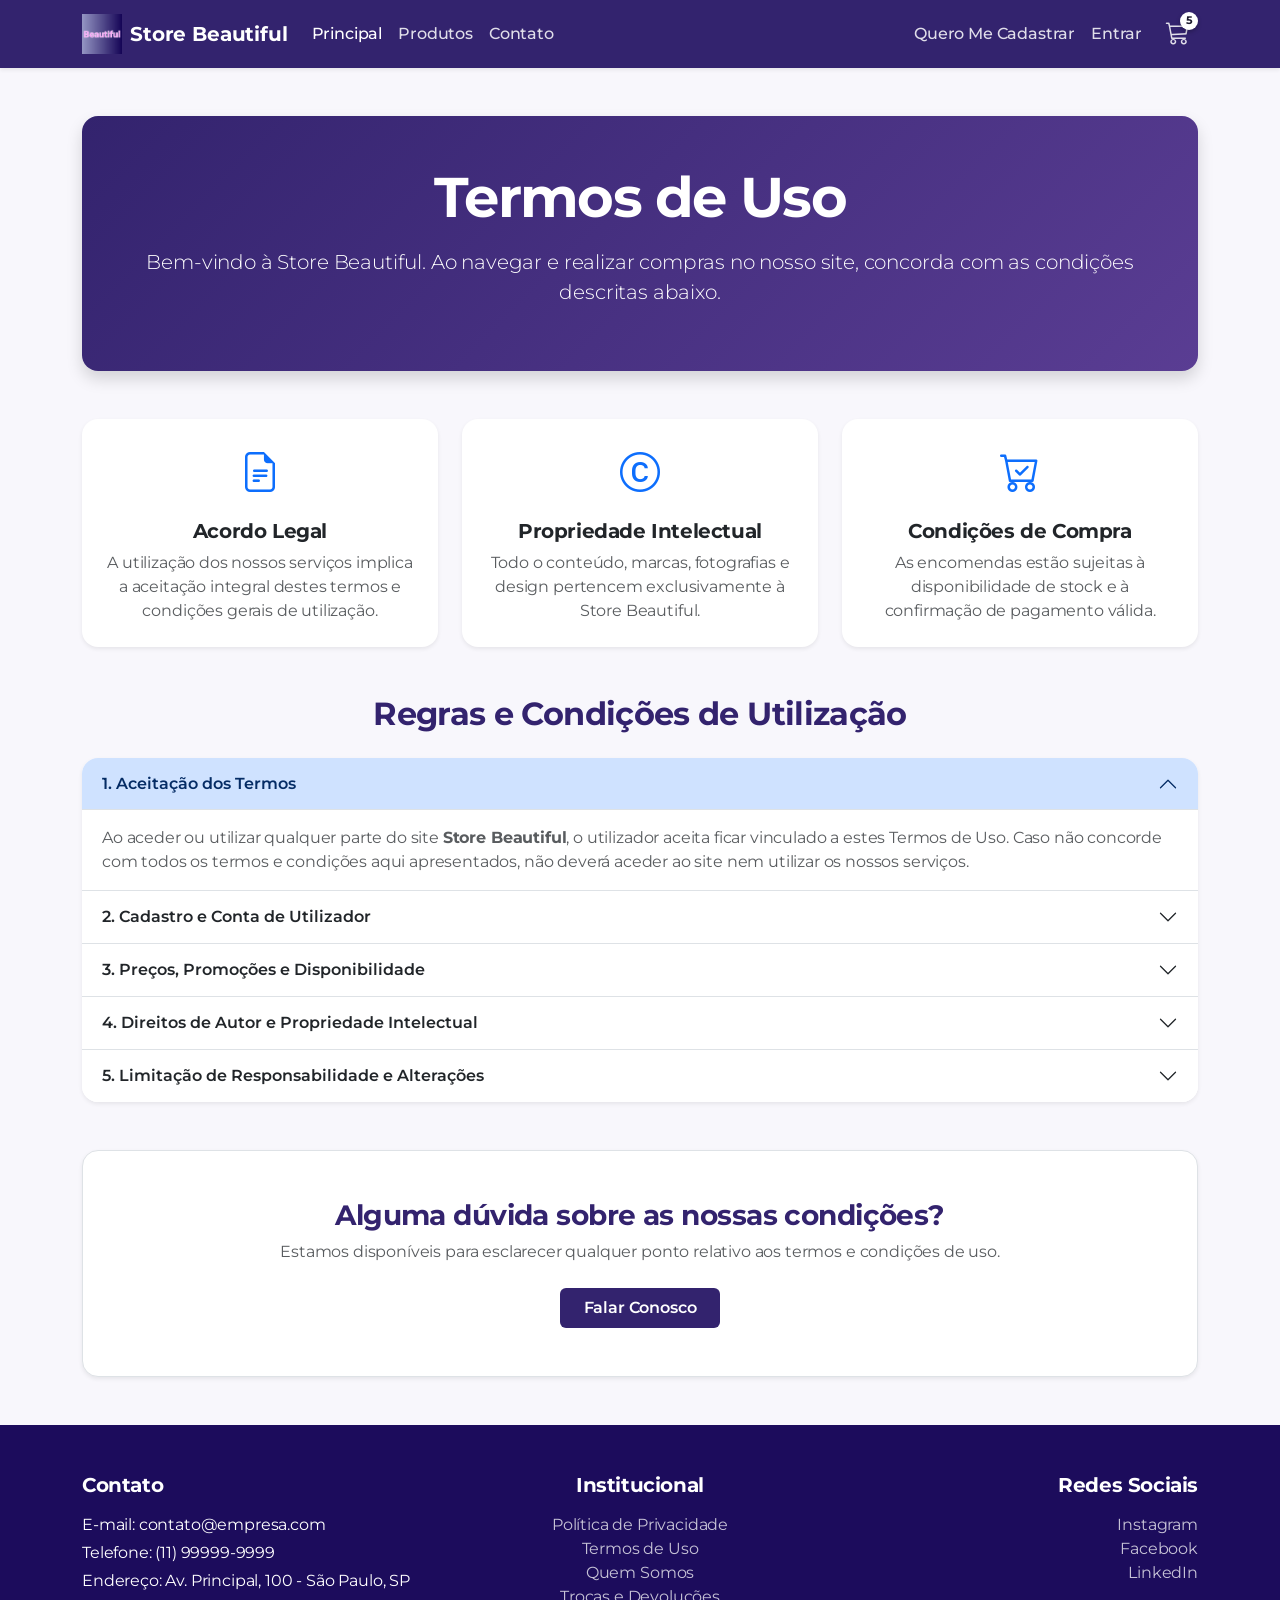
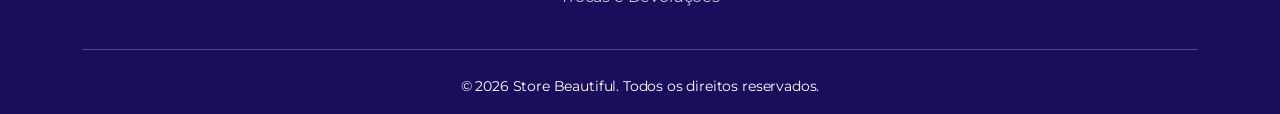
<file: termos_uso.html>
<!DOCTYPE html>
<html lang="pt-BR">

<head>
    <meta charset="UTF-8">
    <meta name="viewport" content="width=device-width, initial-scale=1.0">
    <title>Store Beautiful - Início</title>
    <link rel="icon" type="image/x-icon" href="./assets/images/favicon/favicon.ico">
    <!-- Bootstrap 5 CSS -->
    <link href="https://cdn.jsdelivr.net/npm/bootstrap@5.3.3/dist/css/bootstrap.min.css" rel="stylesheet">
    <!-- Bootstrap Icons -->
    <link rel="stylesheet" href="https://cdn.jsdelivr.net/npm/bootstrap-icons@1.11.3/font/bootstrap-icons.min.css">
    <!-- CSS de Cores, Tipografia e Estilos Customizados -->
    <link rel="stylesheet" href="assets/css/style.css">
</head>

<body>

    <!-- Navbar Bootstrap -->
    <nav class="navbar navbar-expand-lg navbar-dark navbar-custom sticky-top shadow-sm">
        <div class="container">
            <!-- Logótipo e Nome da Loja -->
            <a class="navbar-brand d-flex align-items-center" href="index.html">
                <img src="./assets/images/favicon/web-app-manifest-192x192.png" alt="Logótipo da Empresa" height="40"
                    class="me-2">
                <span class="fw-bold text-white">Store Beautiful</span>
            </a>

            <!-- Botão Menu Mobile -->
            <button class="navbar-toggler" type="button" data-bs-toggle="collapse" data-bs-target="#navbarMain"
                aria-controls="navbarMain" aria-expanded="false" aria-label="Alternar navegação">
                <span class="navbar-toggler-icon"></span>
            </button>

            <div class="collapse navbar-collapse" id="navbarMain">
                <!-- Menu do Lado Esquerdo (com a guia Produtos) -->
                <ul class="navbar-nav me-auto mb-2 mb-lg-0">
                    <li class="nav-item">
                        <a class="nav-link active" href="index.html">Principal</a>
                    </li>
                    <li class="nav-item">
                        <a class="nav-link" href="produtos.html">Produtos</a>
                    </li>
                    <li class="nav-item">
                        <a class="nav-link" href="contato.html">Contato</a>
                    </li>
                </ul>

                <!-- Menu do Lado Direito -->
                <ul class="navbar-nav ms-auto mb-2 mb-lg-0 align-items-lg-center">
                    <li class="nav-item">
                        <a class="nav-link" href="#">Quero Me Cadastrar</a>
                    </li>
                    <li class="nav-item">
                        <a class="nav-link" href="#">Entrar</a>
                    </li>
                    <!-- Ícone do Carrinho com Badge perfeitamente colada -->
                    <li class="nav-item ms-lg-2">
                        <a class="nav-link d-inline-flex align-items-center" href="#" aria-label="Carrinho de Compras">
                            <div class="cart-icon-wrapper">
                                <i class="bi bi-cart3 fs-4"></i>
                                <span class="cart-badge">5</span>
                            </div>
                        </a>
                    </li>
                </ul>
            </div>
        </div>
    </nav>

    <!-- Conteúdo Principal - Termos de Uso -->
    <main class="container my-5">

        <!-- Banner de Apresentação / Hero -->
        <section class="hero-section text-center p-5 rounded-4 shadow mb-5">
            <h1 class="display-4 fw-bold">Termos de Uso</h1>
            <p class="lead my-3 fs-5">
                Bem-vindo à Store Beautiful. Ao navegar e realizar compras no nosso site, concorda com as condições
                descritas abaixo.
            </p>
        </section>

        <!-- Destaques / Pilares dos Termos -->
        <section class="row row-cols-1 row-cols-md-3 g-4 mb-5">
            <div class="col">
                <div class="card h-100 border-0 shadow-sm p-4 text-center rounded-4">
                    <div class="fs-1 text-primary mb-3">
                        <i class="bi bi-file-earmark-text"></i>
                    </div>
                    <h3 class="h5 fw-bold mb-2">Acordo Legal</h3>
                    <p class="text-muted mb-0">A utilização dos nossos serviços implica a aceitação integral destes
                        termos e condições gerais de utilização.</p>
                </div>
            </div>
            <div class="col">
                <div class="card h-100 border-0 shadow-sm p-4 text-center rounded-4">
                    <div class="fs-1 text-primary mb-3">
                        <i class="bi bi-c-circle"></i>
                    </div>
                    <h3 class="h5 fw-bold mb-2">Propriedade Intelectual</h3>
                    <p class="text-muted mb-0">Todo o conteúdo, marcas, fotografias e design pertencem exclusivamente à
                        Store Beautiful.</p>
                </div>
            </div>
            <div class="col">
                <div class="card h-100 border-0 shadow-sm p-4 text-center rounded-4">
                    <div class="fs-1 text-primary mb-3">
                        <i class="bi bi-cart-check"></i>
                    </div>
                    <h3 class="h5 fw-bold mb-2">Condições de Compra</h3>
                    <p class="text-muted mb-0">As encomendas estão sujeitas à disponibilidade de stock e à confirmação
                        de pagamento válida.</p>
                </div>
            </div>
        </section>

        <!-- Tópicos Detalhados dos Termos (Accordion) -->
        <section class="my-5">
            <h2 class="text-center fw-bold mb-4">Regras e Condições de Utilização</h2>
            <div class="accordion shadow-sm rounded-4 overflow-hidden" id="accordionTermos">

                <div class="accordion-item border-0 border-bottom">
                    <h3 class="accordion-header" id="headingTermoUm">
                        <button class="accordion-button fw-semibold fs-6" type="button" data-bs-toggle="collapse"
                            data-bs-target="#collapseTermoUm" aria-expanded="true" aria-controls="collapseTermoUm">
                            1. Aceitação dos Termos
                        </button>
                    </h3>
                    <div id="collapseTermoUm" class="accordion-collapse collapse show" aria-labelledby="headingTermoUm"
                        data-bs-parent="#accordionTermos">
                        <div class="accordion-body text-muted">
                            Ao aceder ou utilizar qualquer parte do site <strong>Store Beautiful</strong>, o utilizador
                            aceita ficar vinculado a estes Termos de Uso. Caso não concorde com todos os termos e
                            condições aqui apresentados, não deverá aceder ao site nem utilizar os nossos serviços.
                        </div>
                    </div>
                </div>

                <div class="accordion-item border-0 border-bottom">
                    <h3 class="accordion-header" id="headingTermoDois">
                        <button class="accordion-button collapsed fw-semibold fs-6" type="button"
                            data-bs-toggle="collapse" data-bs-target="#collapseTermoDois" aria-expanded="false"
                            aria-controls="collapseTermoDois">
                            2. Cadastro e Conta de Utilizador
                        </button>
                    </h3>
                    <div id="collapseTermoDois" class="accordion-collapse collapse" aria-labelledby="headingTermoDois"
                        data-bs-parent="#accordionTermos">
                        <div class="accordion-body text-muted">
                            Para efetuar compras, poderá ser necessário criar uma conta de utilizador. O utilizador é
                            totalmente responsável por manter a confidencialidade das credenciais da sua conta e por
                            todas as atividades efetuadas sob a mesma. A Store Beautiful reserva-se o direito de recusar
                            serviços ou encerrar contas em caso de violação das regras.
                        </div>
                    </div>
                </div>

                <div class="accordion-item border-0 border-bottom">
                    <h3 class="accordion-header" id="headingTermoTres">
                        <button class="accordion-button collapsed fw-semibold fs-6" type="button"
                            data-bs-toggle="collapse" data-bs-target="#collapseTermoTres" aria-expanded="false"
                            aria-controls="collapseTermoTres">
                            3. Preços, Promoções e Disponibilidade
                        </button>
                    </h3>
                    <div id="collapseTermoTres" class="accordion-collapse collapse" aria-labelledby="headingTermoTres"
                        data-bs-parent="#accordionTermos">
                        <div class="accordion-body text-muted">
                            Os preços e especificações dos produtos estão sujeitos a alterações sem aviso prévio.
                            Esforçamo-nos por garantir que todos os detalhes, descrições e preços sejam precisos,
                            contudo, podem ocorrer erros tipográficos. Nestes casos, entraremos em contacto com o
                            cliente antes do envio da encomenda.
                        </div>
                    </div>
                </div>

                <div class="accordion-item border-0 border-bottom">
                    <h3 class="accordion-header" id="headingTermoQuatro">
                        <button class="accordion-button collapsed fw-semibold fs-6" type="button"
                            data-bs-toggle="collapse" data-bs-target="#collapseTermoQuatro" aria-expanded="false"
                            aria-controls="collapseTermoQuatro">
                            4. Direitos de Autor e Propriedade Intelectual
                        </button>
                    </h3>
                    <div id="collapseTermoQuatro" class="accordion-collapse collapse"
                        aria-labelledby="headingTermoQuatro" data-bs-parent="#accordionTermos">
                        <div class="accordion-body text-muted">
                            Todo o conteúdo presente no site — incluindo textos, gráficos, logótipos, ícones, imagens e
                            fotografias — é propriedade exclusiva da Store Beautiful ou dos seus fornecedores de
                            conteúdo. É estritamente proibida a reprodução, cópia ou distribuição sem autorização prévia
                            por escrito.
                        </div>
                    </div>
                </div>

                <div class="accordion-item border-0">
                    <h3 class="accordion-header" id="headingTermoCinco">
                        <button class="accordion-button collapsed fw-semibold fs-6" type="button"
                            data-bs-toggle="collapse" data-bs-target="#collapseTermoCinco" aria-expanded="false"
                            aria-controls="collapseTermoCinco">
                            5. Limitação de Responsabilidade e Alterações
                        </button>
                    </h3>
                    <div id="collapseTermoCinco" class="accordion-collapse collapse" aria-labelledby="headingTermoCinco"
                        data-bs-parent="#accordionTermos">
                        <div class="accordion-body text-muted">
                            A Store Beautiful não se responsabiliza por eventuais indisponibilidades temporárias do site
                            causadas por problemas técnicos de terceiros. Reservamo-nos o direito de atualizar ou
                            alterar estes Termos de Uso a qualquer momento, sendo responsabilidade do utilizador
                            consultar periodicamente esta página.
                        </div>
                    </div>
                </div>

            </div>
        </section>

        <!-- CTA de Suporte e Dúvidas Jurídicas -->
        <section class="bg-white p-5 rounded-4 shadow-sm text-center my-5 border">
            <h3 class="fw-bold mb-2">Alguma dúvida sobre as nossas condições?</h3>
            <p class="text-muted mb-4">Estamos disponíveis para esclarecer qualquer ponto relativo aos termos e
                condições de uso.</p>
            <a href="contato.html" class="btn btn-brand-primary px-4 py-2">Falar Conosco</a>
        </section>

    </main>

    <!-- Footer Bootstrap -->
    <footer class="footer-brand pt-5 pb-3">
        <div class="container">
            <div class="row g-4">
                <!-- Coluna 1: Contato -->
                <div class="col-md-4">
                    <h5 class="fw-bold mb-3">Contato</h5>
                    <p class="mb-1">E-mail: contato@empresa.com</p>
                    <p class="mb-1">Telefone: (11) 99999-9999</p>
                    <p class="mb-0">Endereço: Av. Principal, 100 - São Paulo, SP</p>
                </div>

                <!-- Coluna 2: Links Institucionais -->
                <div class="col-md-4 text-md-center">
                    <h5 class="fw-bold mb-3">Institucional</h5>
                    <ul class="list-unstyled">
                        <li><a href="politica_privacidade.html">Política de Privacidade</a></li>
                        <li><a href="termos_uso.html">Termos de Uso</a></li>
                        <li><a href="sobrenos.html">Quem Somos</a></li>
                        <li><a href="trocas_devolucoes.html">Trocas e Devoluções</a></li>
                    </ul>
                </div>

                <!-- Coluna 3: Redes Sociais -->
                <div class="col-md-4 text-md-end">
                    <h5 class="fw-bold mb-3">Redes Sociais</h5>
                    <ul class="list-unstyled">
                        <li><a href="#">Instagram</a></li>
                        <li><a href="#">Facebook</a></li>
                        <li><a href="https://linkedin.com/in/jonatas-ferreira-011aa526" target="_blank"
                                rel="noopener">LinkedIn</a></li>
                    </ul>
                </div>
            </div>
            <hr class="my-4 border-light opacity-25">
            <div class="text-center">
                <small>&copy; 2026 Store Beautiful. Todos os direitos reservados.</small>
            </div>
        </div>
    </footer>

    <!-- Bootstrap 5 JS Bundle -->
    <script src="https://cdn.jsdelivr.net/npm/bootstrap@5.3.3/dist/js/bootstrap.bundle.min.js"></script>
</body>

</html>
</file>
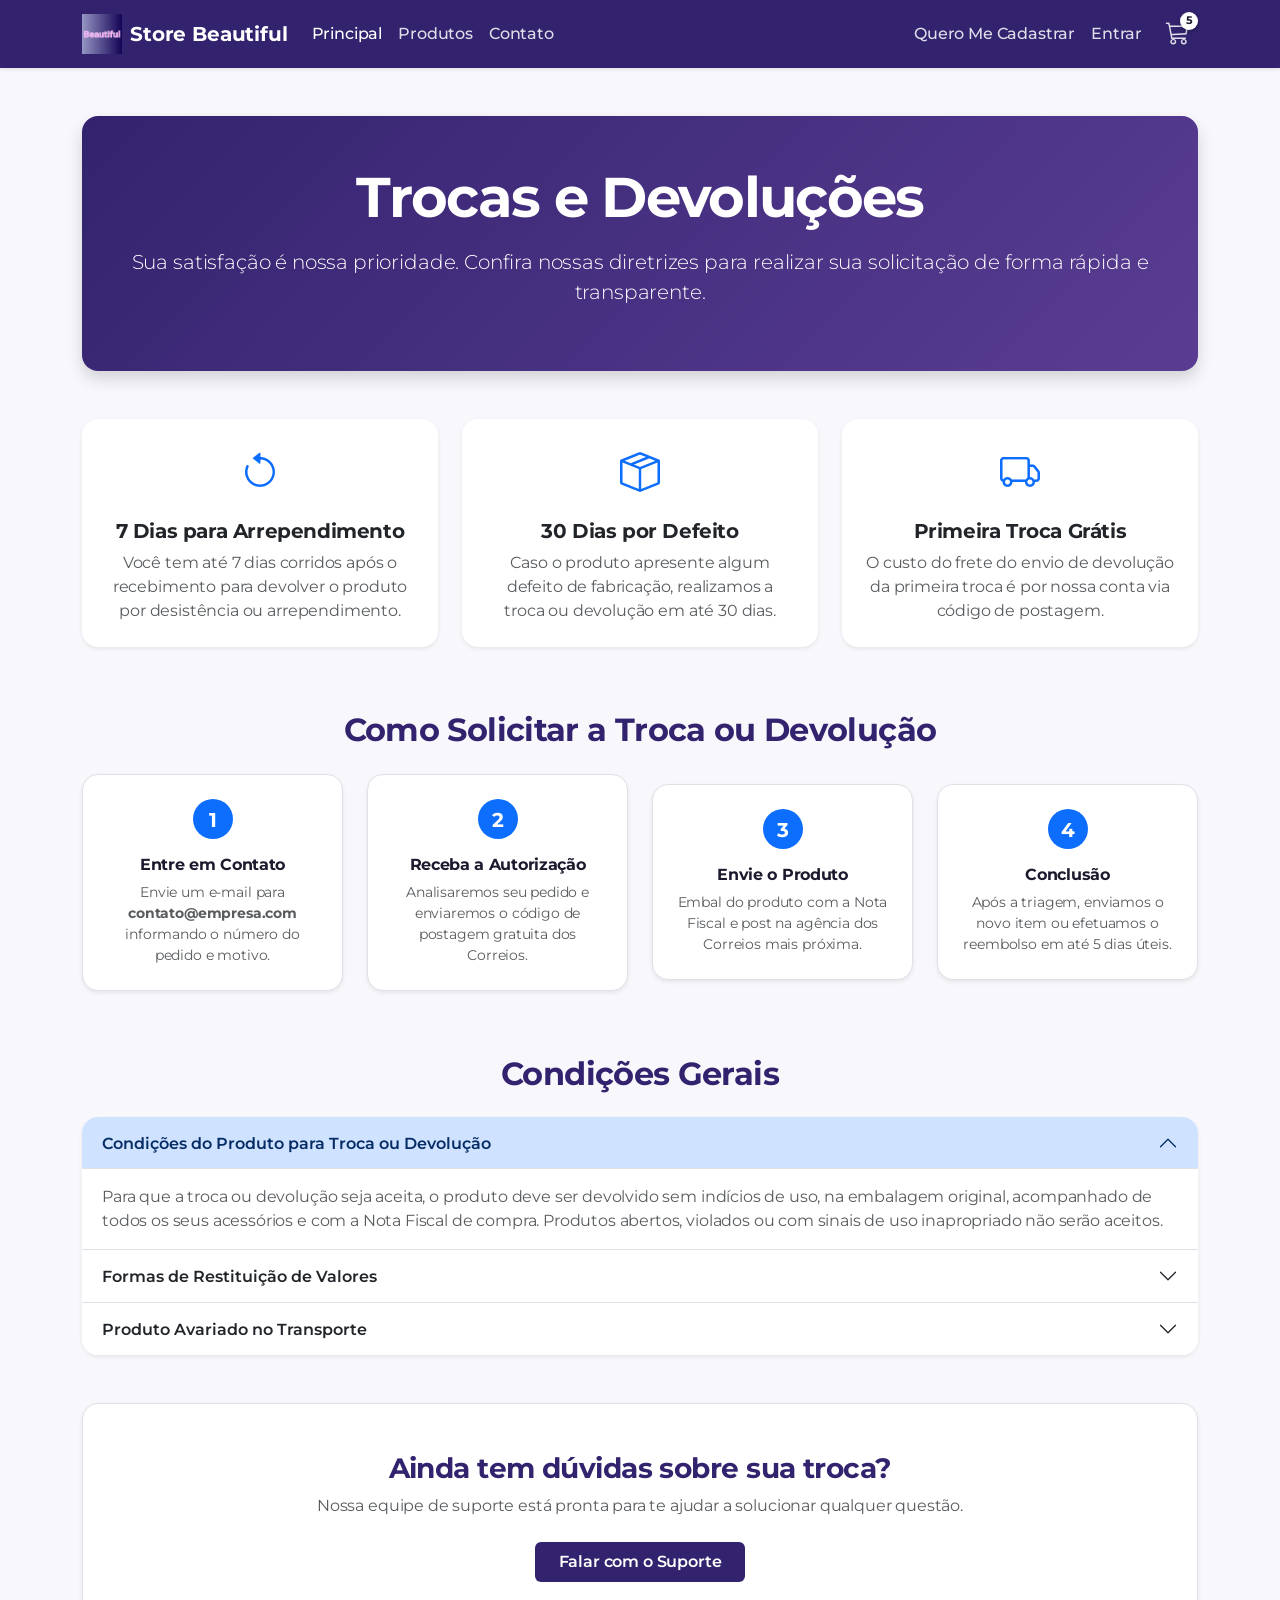
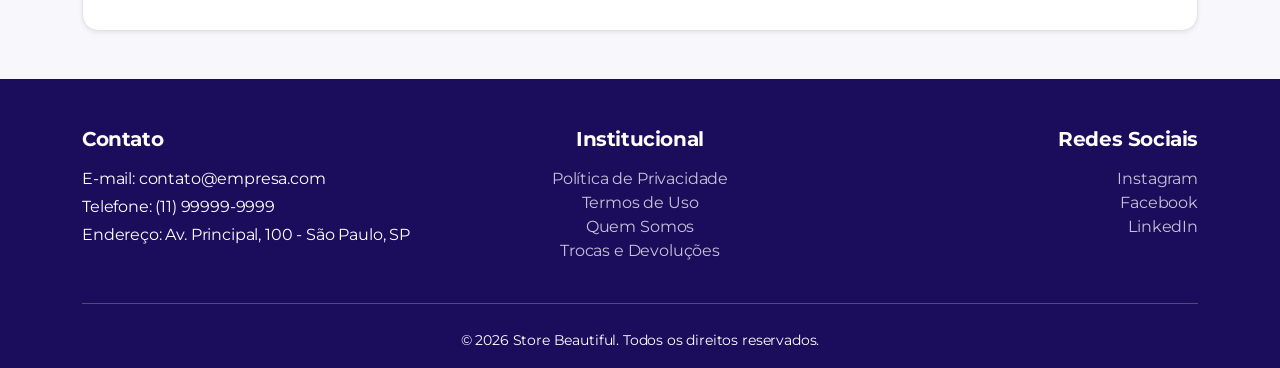
<file: trocas_devolucoes.html>
<!DOCTYPE html>
<html lang="pt-BR">

<head>
    <meta charset="UTF-8">
    <meta name="viewport" content="width=device-width, initial-scale=1.0">
    <title>Store Beautiful - Início</title>
    <link rel="icon" type="image/x-icon" href="./assets/images/favicon/favicon.ico">
    <!-- Bootstrap 5 CSS -->
    <link href="https://cdn.jsdelivr.net/npm/bootstrap@5.3.3/dist/css/bootstrap.min.css" rel="stylesheet">
    <!-- Bootstrap Icons -->
    <link rel="stylesheet" href="https://cdn.jsdelivr.net/npm/bootstrap-icons@1.11.3/font/bootstrap-icons.min.css">
    <!-- CSS de Cores, Tipografia e Estilos Customizados -->
    <link rel="stylesheet" href="assets/css/style.css">
</head>

<body>

    <!-- Navbar Bootstrap -->
    <nav class="navbar navbar-expand-lg navbar-dark navbar-custom sticky-top shadow-sm">
        <div class="container">
            <!-- Logótipo e Nome da Loja -->
            <a class="navbar-brand d-flex align-items-center" href="index.html">
                <img src="./assets/images/favicon/web-app-manifest-192x192.png" alt="Logótipo da Empresa" height="40"
                    class="me-2">
                <span class="fw-bold text-white">Store Beautiful</span>
            </a>

            <!-- Botão Menu Mobile -->
            <button class="navbar-toggler" type="button" data-bs-toggle="collapse" data-bs-target="#navbarMain"
                aria-controls="navbarMain" aria-expanded="false" aria-label="Alternar navegação">
                <span class="navbar-toggler-icon"></span>
            </button>

            <div class="collapse navbar-collapse" id="navbarMain">
                <!-- Menu do Lado Esquerdo (com a guia Produtos) -->
                <ul class="navbar-nav me-auto mb-2 mb-lg-0">
                    <li class="nav-item">
                        <a class="nav-link active" href="index.html">Principal</a>
                    </li>
                    <li class="nav-item">
                        <a class="nav-link" href="produtos.html">Produtos</a>
                    </li>
                    <li class="nav-item">
                        <a class="nav-link" href="contato.html">Contato</a>
                    </li>
                </ul>

                <!-- Menu do Lado Direito -->
                <ul class="navbar-nav ms-auto mb-2 mb-lg-0 align-items-lg-center">
                    <li class="nav-item">
                        <a class="nav-link" href="#">Quero Me Cadastrar</a>
                    </li>
                    <li class="nav-item">
                        <a class="nav-link" href="#">Entrar</a>
                    </li>
                    <!-- Ícone do Carrinho com Badge perfeitamente colada -->
                    <li class="nav-item ms-lg-2">
                        <a class="nav-link d-inline-flex align-items-center" href="#" aria-label="Carrinho de Compras">
                            <div class="cart-icon-wrapper">
                                <i class="bi bi-cart3 fs-4"></i>
                                <span class="cart-badge">5</span>
                            </div>
                        </a>
                    </li>
                </ul>
            </div>
        </div>
    </nav>

    <!-- Conteúdo Principal - Trocas e Devoluções -->
    <main class="container my-5">

        <!-- Hero Section / Banner -->
        <section class="hero-section text-center p-5 rounded-4 shadow mb-5">
            <h1 class="display-4 fw-bold">Trocas e Devoluções</h1>
            <p class="lead my-3 fs-5">
                Sua satisfação é nossa prioridade. Confira nossas diretrizes para realizar sua solicitação de forma
                rápida e transparente.
            </p>
        </section>

        <!-- Destaques / Resumo das Regras -->
        <section class="row row-cols-1 row-cols-md-3 g-4 mb-5">
            <div class="col">
                <div class="card h-100 border-0 shadow-sm p-4 text-center rounded-4">
                    <div class="fs-1 text-primary mb-3">
                        <i class="bi bi-arrow-counterclockwise"></i>
                    </div>
                    <h3 class="h5 fw-bold mb-2">7 Dias para Arrependimento</h3>
                    <p class="text-muted mb-0">Você tem até 7 dias corridos após o recebimento para devolver o produto
                        por desistência ou arrependimento.</p>
                </div>
            </div>
            <div class="col">
                <div class="card h-100 border-0 shadow-sm p-4 text-center rounded-4">
                    <div class="fs-1 text-primary mb-3">
                        <i class="bi bi-box-seam"></i>
                    </div>
                    <h3 class="h5 fw-bold mb-2">30 Dias por Defeito</h3>
                    <p class="text-muted mb-0">Caso o produto apresente algum defeito de fabricação, realizamos a troca
                        ou devolução em até 30 dias.</p>
                </div>
            </div>
            <div class="col">
                <div class="card h-100 border-0 shadow-sm p-4 text-center rounded-4">
                    <div class="fs-1 text-primary mb-3">
                        <i class="bi bi-truck"></i>
                    </div>
                    <h3 class="h5 fw-bold mb-2">Primeira Troca Grátis</h3>
                    <p class="text-muted mb-0">O custo do frete do envio de devolução da primeira troca é por nossa
                        conta via código de postagem.</p>
                </div>
            </div>
        </section>

        <!-- Passo a Passo -->
        <section class="my-5 py-3">
            <h2 class="text-center fw-bold mb-4">Como Solicitar a Troca ou Devolução</h2>
            <div class="row g-4 align-items-center">
                <div class="col-md-3 text-center">
                    <div class="p-4 bg-white rounded-4 shadow-sm h-100 border">
                        <span class="badge rounded-circle bg-primary fs-5 mb-3"
                            style="width: 40px; height: 40px; line-height: 28px;">1</span>
                        <h4 class="h6 fw-bold">Entre em Contato</h4>
                        <p class="text-muted small mb-0">Envie um e-mail para <strong>contato@empresa.com</strong>
                            informando o número do pedido e motivo.</p>
                    </div>
                </div>
                <div class="col-md-3 text-center">
                    <div class="p-4 bg-white rounded-4 shadow-sm h-100 border">
                        <span class="badge rounded-circle bg-primary fs-5 mb-3"
                            style="width: 40px; height: 40px; line-height: 28px;">2</span>
                        <h4 class="h6 fw-bold">Receba a Autorização</h4>
                        <p class="text-muted small mb-0">Analisaremos seu pedido e enviaremos o código de postagem
                            gratuita dos Correios.</p>
                    </div>
                </div>
                <div class="col-md-3 text-center">
                    <div class="p-4 bg-white rounded-4 shadow-sm h-100 border">
                        <span class="badge rounded-circle bg-primary fs-5 mb-3"
                            style="width: 40px; height: 40px; line-height: 28px;">3</span>
                        <h4 class="h6 fw-bold">Envie o Produto</h4>
                        <p class="text-muted small mb-0">Embal do produto com a Nota Fiscal e post na agência dos
                            Correios mais próxima.</p>
                    </div>
                </div>
                <div class="col-md-3 text-center">
                    <div class="p-4 bg-white rounded-4 shadow-sm h-100 border">
                        <span class="badge rounded-circle bg-primary fs-5 mb-3"
                            style="width: 40px; height: 40px; line-height: 28px;">4</span>
                        <h4 class="h6 fw-bold">Conclusão</h4>
                        <p class="text-muted small mb-0">Após a triagem, enviamos o novo item ou efetuamos o reembolso
                            em até 5 dias úteis.</p>
                    </div>
                </div>
            </div>
        </section>

        <!-- Regras e Condições (Accordion Bootstrap) -->
        <section class="my-5">
            <h2 class="text-center fw-bold mb-4">Condições Gerais</h2>
            <div class="accordion shadow-sm rounded-4 overflow-hidden" id="accordionPoliticas">

                <div class="accordion-item border-0 border-bottom">
                    <h3 class="accordion-header" id="headingOne">
                        <button class="accordion-button fw-semibold fs-6" type="button" data-bs-toggle="collapse"
                            data-bs-target="#collapseOne" aria-expanded="true" aria-controls="collapseOne">
                            Condições do Produto para Troca ou Devolução
                        </button>
                    </h3>
                    <div id="collapseOne" class="accordion-collapse collapse show" aria-labelledby="headingOne"
                        data-bs-parent="#accordionPoliticas">
                        <div class="accordion-body text-muted">
                            Para que a troca ou devolução seja aceita, o produto deve ser devolvido sem indícios de uso,
                            na embalagem original, acompanhado de todos os seus acessórios e com a Nota Fiscal de
                            compra. Produtos abertos, violados ou com sinais de uso inapropriado não serão aceitos.
                        </div>
                    </div>
                </div>

                <div class="accordion-item border-0 border-bottom">
                    <h3 class="accordion-header" id="headingTwo">
                        <button class="accordion-button collapsed fw-semibold fs-6" type="button"
                            data-bs-toggle="collapse" data-bs-target="#collapseTwo" aria-expanded="false"
                            aria-controls="collapseTwo">
                            Formas de Restituição de Valores
                        </button>
                    </h3>
                    <div id="collapseTwo" class="accordion-collapse collapse" aria-labelledby="headingTwo"
                        data-bs-parent="#accordionPoliticas">
                        <div class="accordion-body text-muted">
                            <ul class="mb-0 ps-3">
                                <li class="mb-2"><strong>Cartão de Crédito:</strong> O estorno será solicitado à
                                    administradora do cartão e poderá ser visualizado em até 2 faturas subsequentes.
                                </li>
                                <li class="mb-2"><strong>Pix ou Boleto Bancário:</strong> O reembolso será efetuado via
                                    transferência na conta bancária do titular da compra em até 5 dias úteis após a
                                    conferência do produto.</li>
                                <li><strong>Cupom de Crédito:</strong> Você também pode optar por um vale-compras para
                                    utilizar em novos pedidos na loja com validade de 12 meses.</li>
                            </ul>
                        </div>
                    </div>
                </div>

                <div class="accordion-item border-0">
                    <h3 class="accordion-header" id="headingThree">
                        <button class="accordion-button collapsed fw-semibold fs-6" type="button"
                            data-bs-toggle="collapse" data-bs-target="#collapseThree" aria-expanded="false"
                            aria-controls="collapseThree">
                            Produto Avariado no Transporte
                        </button>
                    </h3>
                    <div id="collapseThree" class="accordion-collapse collapse" aria-labelledby="headingThree"
                        data-bs-parent="#accordionPoliticas">
                        <div class="accordion-body text-muted">
                            Se a embalagem estiver aberta ou avariada no momento da entrega, recuse o recebimento e
                            anote o motivo no conhecimento de transporte. Se notar a avaria após o recebimento, entre em
                            contato conosco em até 48 horas para realizarmos a substituição imediata sem custos.
                        </div>
                    </div>
                </div>

            </div>
        </section>

        <!-- CTA de Suporte -->
        <section class="bg-white p-5 rounded-4 shadow-sm text-center my-5 border">
            <h3 class="fw-bold mb-2">Ainda tem dúvidas sobre sua troca?</h3>
            <p class="text-muted mb-4">Nossa equipe de suporte está pronta para te ajudar a solucionar qualquer questão.
            </p>
            <a href="contato.html" class="btn btn-brand-primary px-4 py-2">Falar com o Suporte</a>
        </section>

    </main>

    <!-- Footer Bootstrap -->
    <footer class="footer-brand pt-5 pb-3">
        <div class="container">
            <div class="row g-4">
                <!-- Coluna 1: Contato -->
                <div class="col-md-4">
                    <h5 class="fw-bold mb-3">Contato</h5>
                    <p class="mb-1">E-mail: contato@empresa.com</p>
                    <p class="mb-1">Telefone: (11) 99999-9999</p>
                    <p class="mb-0">Endereço: Av. Principal, 100 - São Paulo, SP</p>
                </div>

                <!-- Coluna 2: Links Institucionais -->
                <div class="col-md-4 text-md-center">
                    <h5 class="fw-bold mb-3">Institucional</h5>
                    <ul class="list-unstyled">
                        <li><a href="politica_privacidade.html">Política de Privacidade</a></li>
                        <li><a href="termos_uso.html">Termos de Uso</a></li>
                        <li><a href="sobrenos.html">Quem Somos</a></li>
                        <li><a href="trocas_devolucoes.html">Trocas e Devoluções</a></li>
                    </ul>
                </div>

                <!-- Coluna 3: Redes Sociais -->
                <div class="col-md-4 text-md-end">
                    <h5 class="fw-bold mb-3">Redes Sociais</h5>
                    <ul class="list-unstyled">
                        <li><a href="#">Instagram</a></li>
                        <li><a href="#">Facebook</a></li>
                        <li><a href="https://linkedin.com/in/jonatas-ferreira-011aa526" target="_blank"
                                rel="noopener">LinkedIn</a></li>
                    </ul>
                </div>
            </div>
            <hr class="my-4 border-light opacity-25">
            <div class="text-center">
                <small>&copy; 2026 Store Beautiful. Todos os direitos reservados.</small>
            </div>
        </div>
    </footer>
    <!-- Bootstrap 5 JS Bundle -->
    <script src="https://cdn.jsdelivr.net/npm/bootstrap@5.3.3/dist/js/bootstrap.bundle.min.js"></script>
</body>

</html>
</file>
<file: assets/css/style.css>
/* ==========================================================================
   STYLE.CSS - DESIGN SYSTEM & ESTILOS CUSTOMIZADOS (STORE BEAUTIFUL)
   ========================================================================== */

/* Importação da fonte moderna 'Montserrat' via Google Fonts */
@import url("https://fonts.googleapis.com/css2?family=Montserrat:ital,wght@0,300;0,400;0,500;0,600;0,700;1,400&display=swap");

:root {
  /* --- Tipografia Principal --- */
  --font-principal: "Montserrat", system-ui, -apple-system, sans-serif;

  /* --- Paleta de Cores da Marca --- */
  --cor-primaria: #33236e; /* Roxo corporativo base */
  --cor-primaria-hover: #20134a; /* Roxo escuro para hover */
  --cor-primaria-escuro: #1c0c5c; /* Tom mais profundo do gradiente */

  --cor-destaque: #d63bbd; /* Rosa Magenta (Ações/Destaques) */
  --cor-destaque-hover: #9c1f88; /* Rosa escuro hover */
  --cor-destaque-claro: #fde2fc; /* Lavanda claro para contraste */

  --cor-secundaria: #8a89ba; /* Tom secundário lavanda */
  --cor-secundaria-escuro: #544c8c;

  --cor-fundo: #f8f7fc; /* Fundo neutro suavizado */
  --cor-superficie: #ffffff; /* Fundo dos cards/modais */
  --cor-texto: #1d1a2e; /* Texto principal escuro */
  --cor-texto-suave: #53506b; /* Subtítulos e descrições */
  --cor-texto-claro: #ffffff;
  --cor-borda: #e4e2f2;

  /* Gradiente exclusivo da marca */
  --bg-gradiente-brand: linear-gradient(135deg, #33236e 0%, #5a3d93 100%);
}

/* --------------------------------------------------------------------------
   1. Configurações Globais de Tipografia e Base
   -------------------------------------------------------------------------- */
* {
  font-family: var(--font-principal);
}

body {
  font-family: var(--font-principal);
  color: var(--cor-texto);
  background-color: var(--cor-fundo);
  letter-spacing: -0.01em;
}

h1,
h2,
h3,
h4,
h5,
h6 {
  font-family: var(--font-principal);
  color: var(--cor-primaria);
  font-weight: 700;
  letter-spacing: -0.02em;
}

/* --------------------------------------------------------------------------
   2. Cabeçalho / Navbar
   -------------------------------------------------------------------------- */
.navbar-custom {
  background-color: var(--cor-primaria);
}

.navbar-custom .nav-link {
  color: rgba(255, 255, 255, 0.85);
  font-weight: 500;
  transition: color 0.2s ease-in-out;
}

.navbar-custom .nav-link:hover,
.navbar-custom .nav-link.active {
  color: var(--cor-texto-claro);
}

/* Wrapper ajustado ao tamanho do ícone */
.cart-icon-wrapper {
  position: relative;
  display: inline-flex;
  align-items: center;
  justify-content: center;
}

/* Badge Circular do Carrinho */
.cart-badge {
  position: absolute;
  top: -4px;
  right: -8px;
  width: 18px;
  height: 18px;
  background-color: #ffffff;
  color: #1d1a2e;
  border-radius: 50%;
  font-size: 0.7rem;
  font-weight: 700;
  display: flex;
  align-items: center;
  justify-content: center;
  box-shadow: 0 2px 4px rgba(0, 0, 0, 0.25);
  line-height: 1;
}

/* --------------------------------------------------------------------------
   3. Hero Banner & Seções de Destaque
   -------------------------------------------------------------------------- */
.hero-section {
  background: var(--bg-gradiente-brand);
  color: var(--cor-texto-claro);
}

.hero-section h1 {
  color: var(--cor-texto-claro);
  font-family: var(--font-principal);
  font-weight: 300; /* Estilo editorial leve e elegante */
  letter-spacing: -0.03em;
}

.hero-badge {
  background-color: rgba(255, 255, 255, 0.15);
  color: var(--cor-texto-claro);
  letter-spacing: 2px;
  font-size: 0.75rem;
  border: 1px solid rgba(255, 255, 255, 0.25);
}

/* Botão de Ofertas Personalizado (Hero) */
.btn-hero-offer {
  background-color: #ffffff;
  color: var(--cor-primaria);
  font-weight: 600;
  border: none;
  padding: 0.65rem 1.75rem;
  transition: all 0.3s ease;
  box-shadow: 0 4px 12px rgba(0, 0, 0, 0.15);
}

.btn-hero-offer:hover {
  background-color: var(--cor-destaque-claro);
  color: var(--cor-primaria-escuro);
  transform: translateY(-2px);
  box-shadow: 0 6px 18px rgba(0, 0, 0, 0.2);
}

.btn-hero-offer i {
  transition: transform 0.2s ease;
}

.btn-hero-offer:hover i {
  transform: translateX(4px);
}

/* --------------------------------------------------------------------------
   4. Cards e Carrossel de Produtos
   -------------------------------------------------------------------------- */
.card-product {
  border: 1px solid var(--cor-borda);
  border-radius: 16px;
  background-color: var(--cor-superficie);
  overflow: hidden;
  transition:
    transform 0.3s ease,
    box-shadow 0.3s ease;
}

.hover-lift:hover {
  transform: translateY(-6px);
  box-shadow: 0 12px 24px rgba(51, 35, 110, 0.12) !important;
}

/* Indicadores de slide do carrossel */
.carousel-indicators [data-bs-target] {
  width: 8px;
  height: 8px;
  border-radius: 50%;
  margin: 0 4px;
  opacity: 0.3;
  transition: all 0.3s ease;
}

.carousel-indicators .active {
  width: 20px;
  border-radius: 10px;
  opacity: 1;
  background-color: var(--cor-primaria) !important;
}

/* --------------------------------------------------------------------------
   5. Botões Gerais da Marca
   -------------------------------------------------------------------------- */
.btn-brand-primary {
  background-color: var(--cor-primaria);
  color: var(--cor-texto-claro);
  border: none;
  font-weight: 600;
  transition: all 0.2s ease;
}

.btn-brand-primary:hover {
  background-color: var(--cor-primaria-hover);
  color: var(--cor-texto-claro);
}

.btn-brand-action {
  background-color: var(--cor-destaque);
  color: var(--cor-texto-claro);
  border: none;
  font-weight: 600;
  transition: all 0.2s ease;
}

.btn-brand-action:hover {
  background-color: var(--cor-destaque-hover);
  color: var(--cor-texto-claro);
}

/* --------------------------------------------------------------------------
   6. Rodapé (Footer)
   -------------------------------------------------------------------------- */
.footer-brand {
  background-color: var(--cor-primaria-escuro);
  color: var(--cor-texto-claro);
}

.footer-brand h5 {
  color: var(--cor-texto-claro);
}

.footer-brand a {
  color: rgba(255, 255, 255, 0.75);
  text-decoration: none;
  transition: color 0.2s ease;
}

.footer-brand a:hover {
  color: var(--cor-destaque-claro);
}

/* --------------------------------------------------------------------------
   7. Estilização da Paginação
   -------------------------------------------------------------------------- */
.pagination {
  gap: 6px;
}

.pagination .page-item .page-link {
  color: var(--cor-primaria);
  background-color: var(--cor-superficie);
  border: 1px solid var(--cor-borda);
  border-radius: 8px !important;
  font-weight: 600;
  font-size: 0.9rem;
  padding: 8px 16px;
  transition: all 0.2s ease-in-out;
}

.pagination .page-item .page-link:hover {
  color: var(--cor-destaque);
  background-color: var(--cor-destaque-claro);
  border-color: var(--cor-destaque);
}

.pagination .page-item.active .page-link {
  background-color: var(--cor-primaria) !important;
  border-color: var(--cor-primaria) !important;
  color: var(--cor-texto-claro) !important;
  box-shadow: 0 4px 10px rgba(51, 35, 110, 0.25);
}
/* --------------------------------------------------------------------------
   Indicadores do Carrossel (Bolinhas Elegantes)
   -------------------------------------------------------------------------- */
.carousel-indicators {
  margin-bottom: -1rem;
}

/* Reset dos estilos padrão do Bootstrap */
.carousel-indicators [data-bs-target] {
  width: 10px !important;
  height: 10px !important;
  border-radius: 50% !important;
  border: none !important;
  padding: 0 !important;
  margin: 0 5px !important;
  background-color: var(--cor-primaria) !important;
  opacity: 0.25 !important;
  transition: all 0.3s ease-in-out !important;
  box-sizing: border-box !important;
}

.carousel-indicators [data-bs-target]:hover {
  opacity: 0.6 !important;
}

/* Indicador Ativo (Pill suave) */
.carousel-indicators .active {
  width: 26px !important;
  border-radius: 12px !important;
  opacity: 1 !important;
}
</file>
